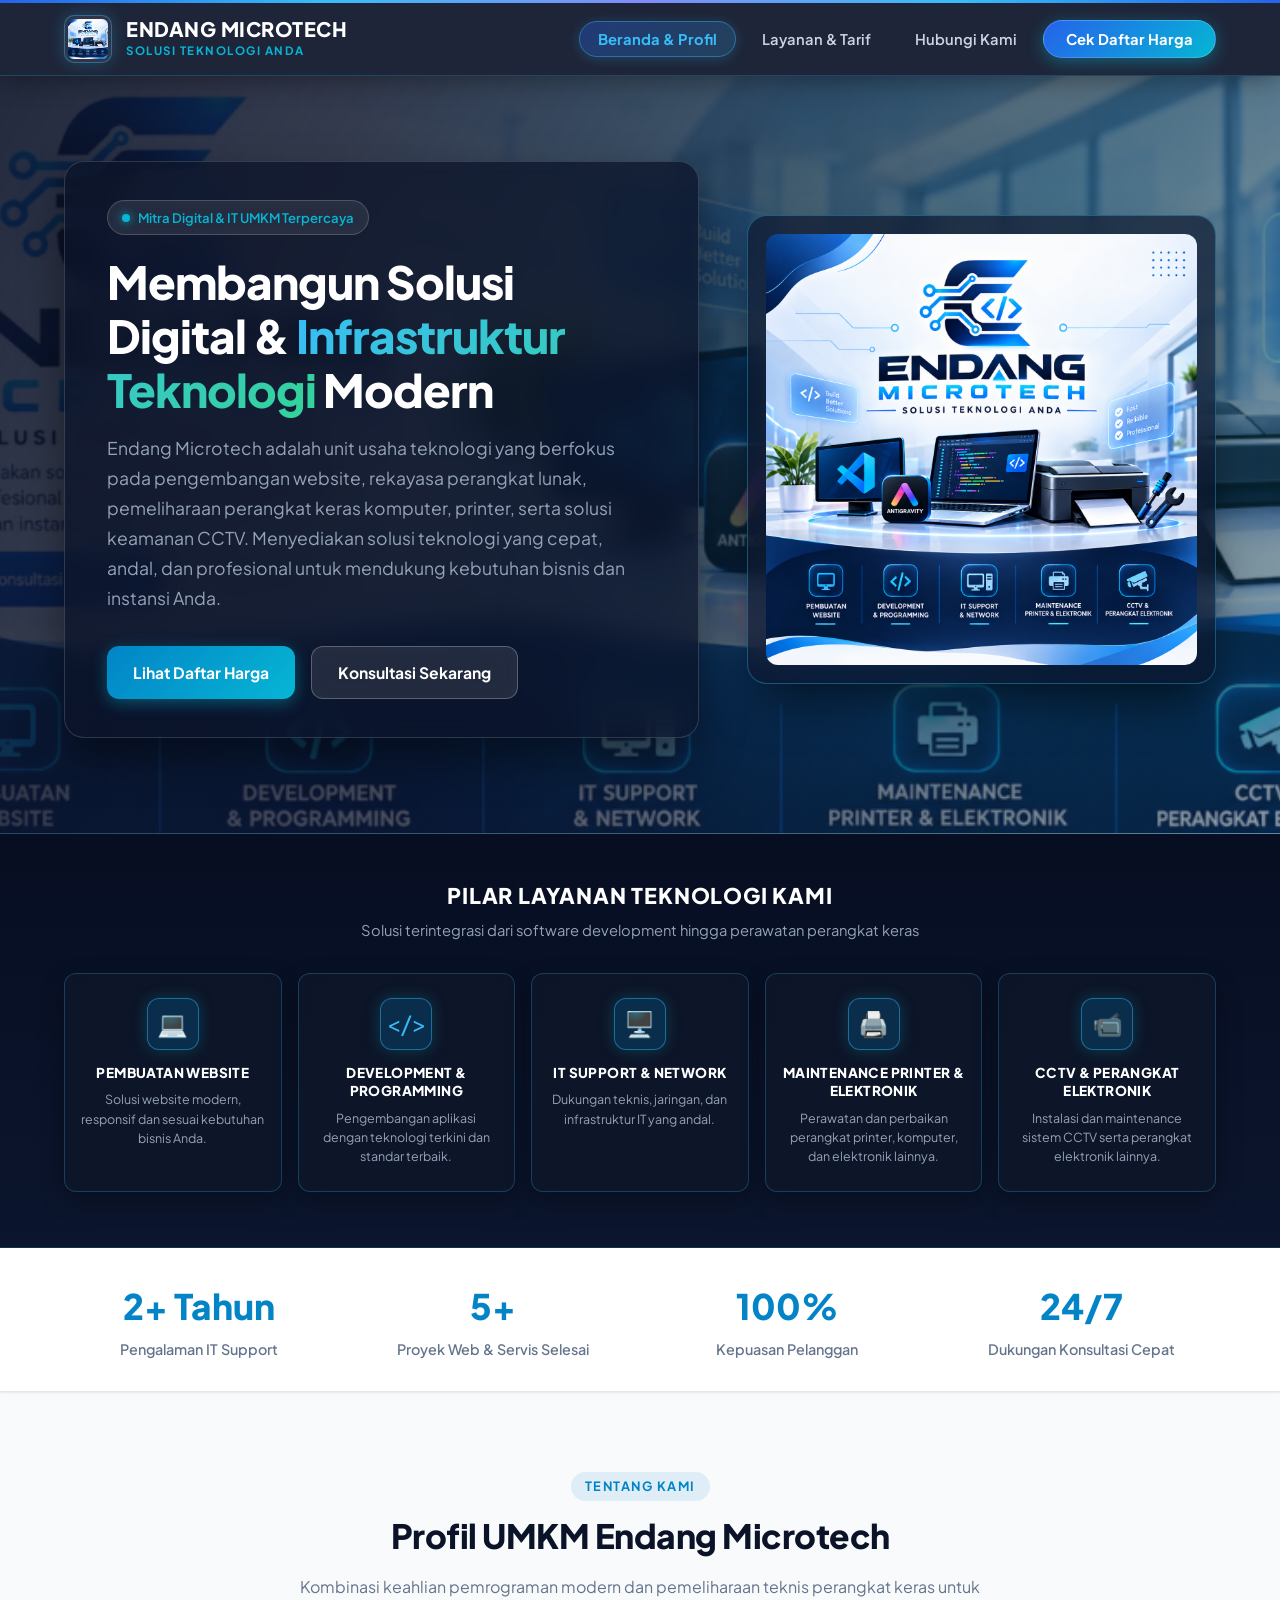
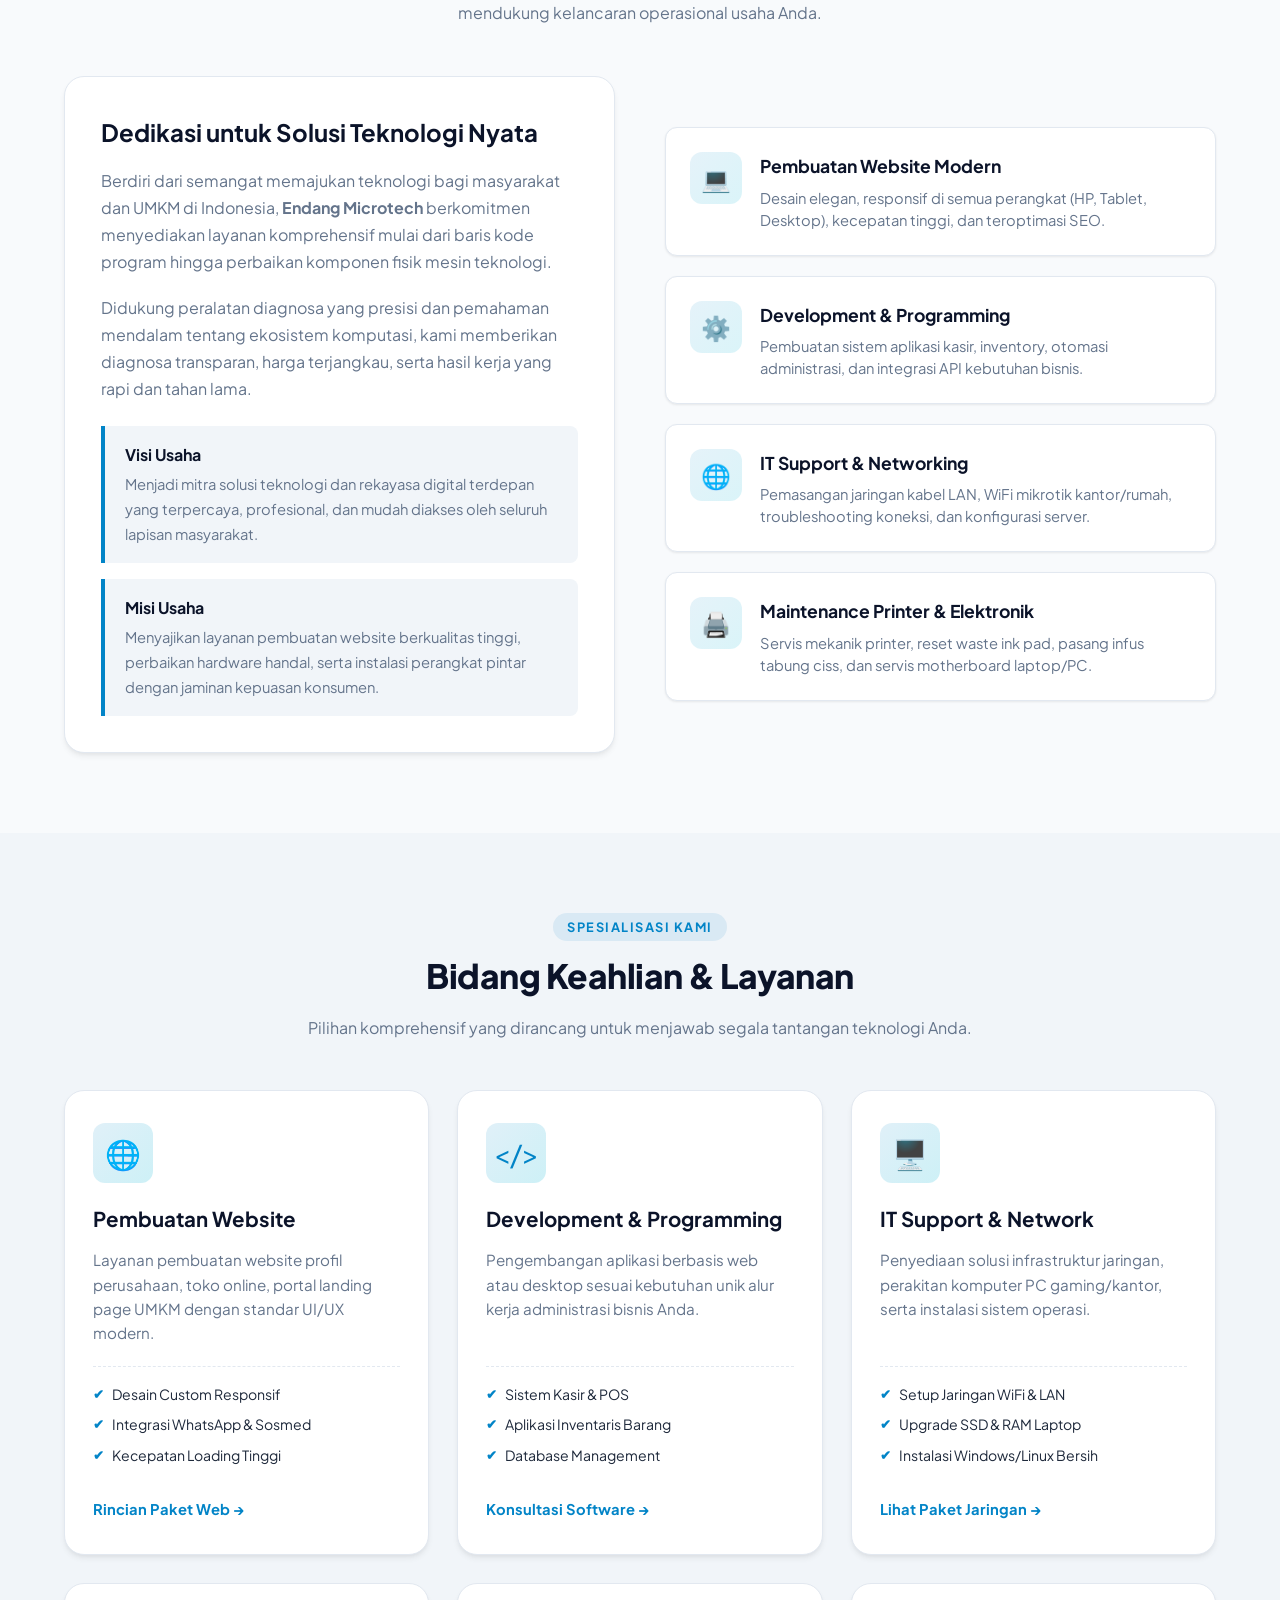
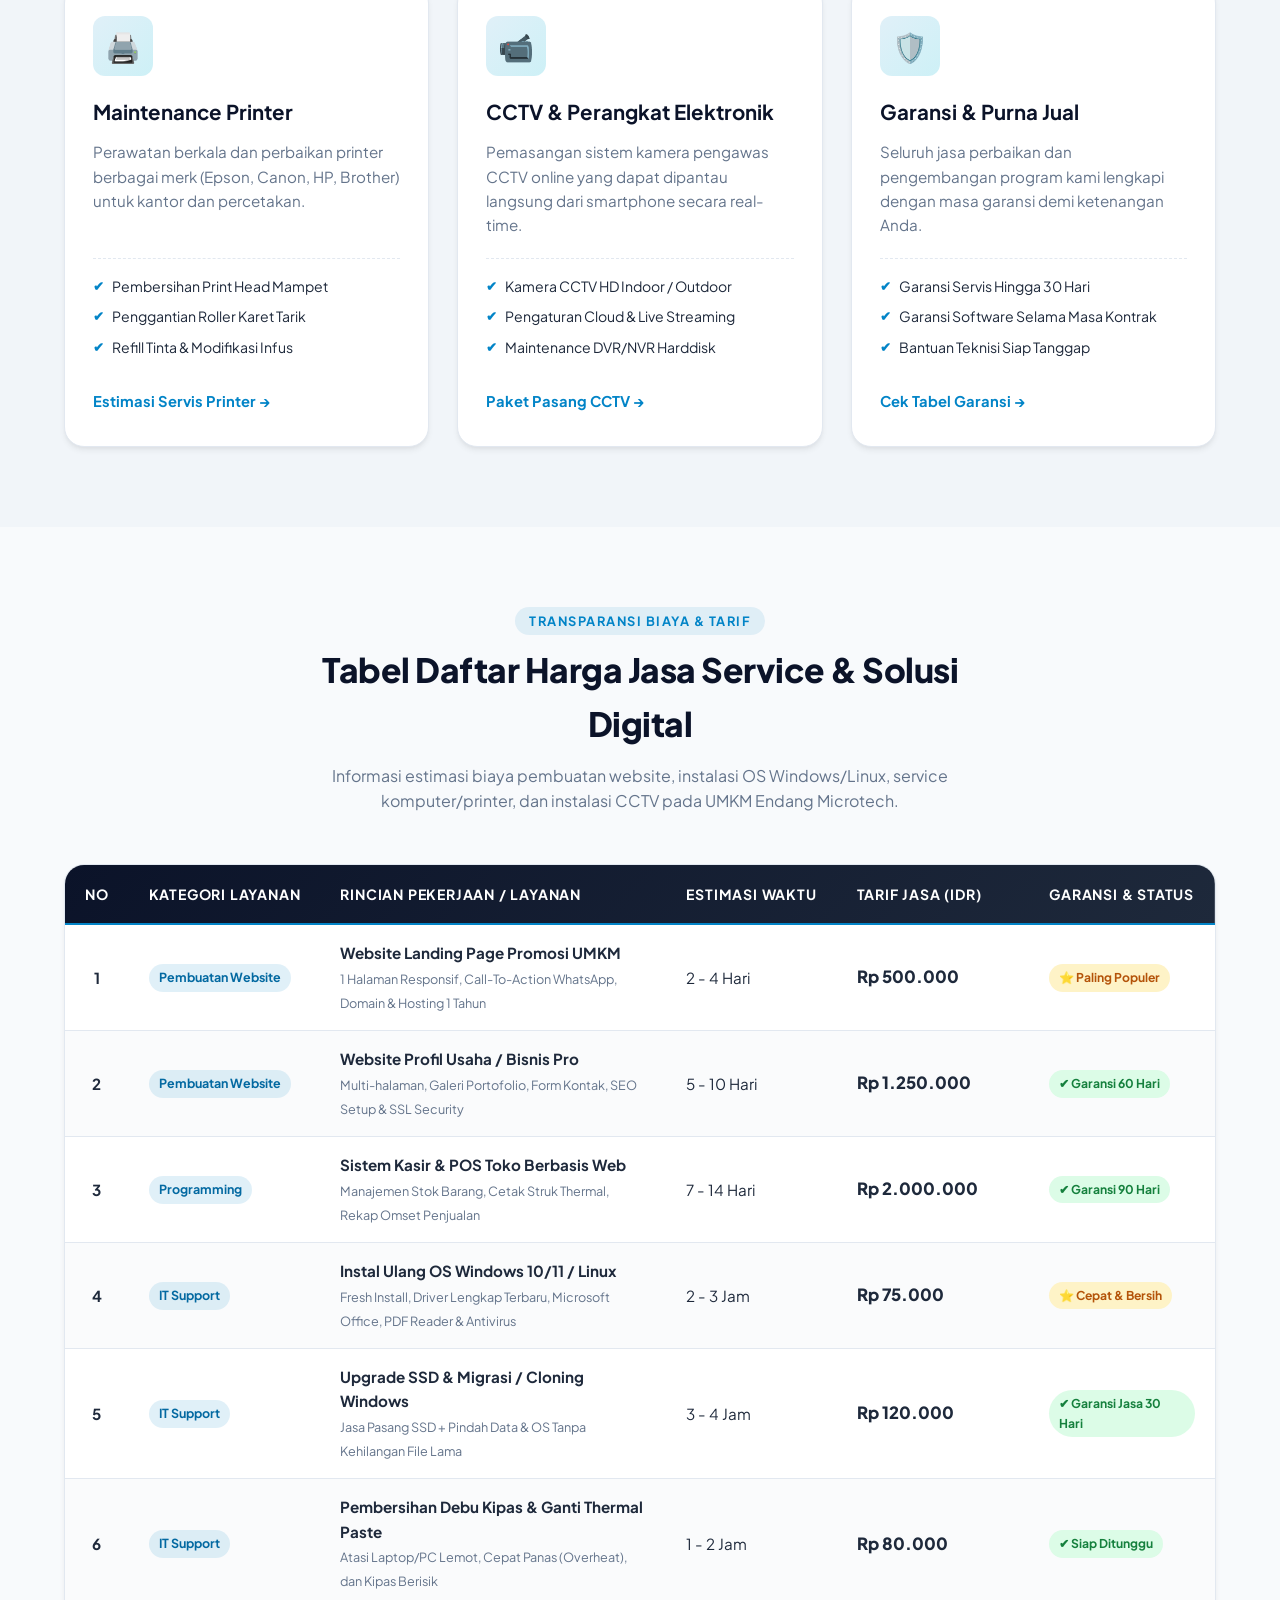
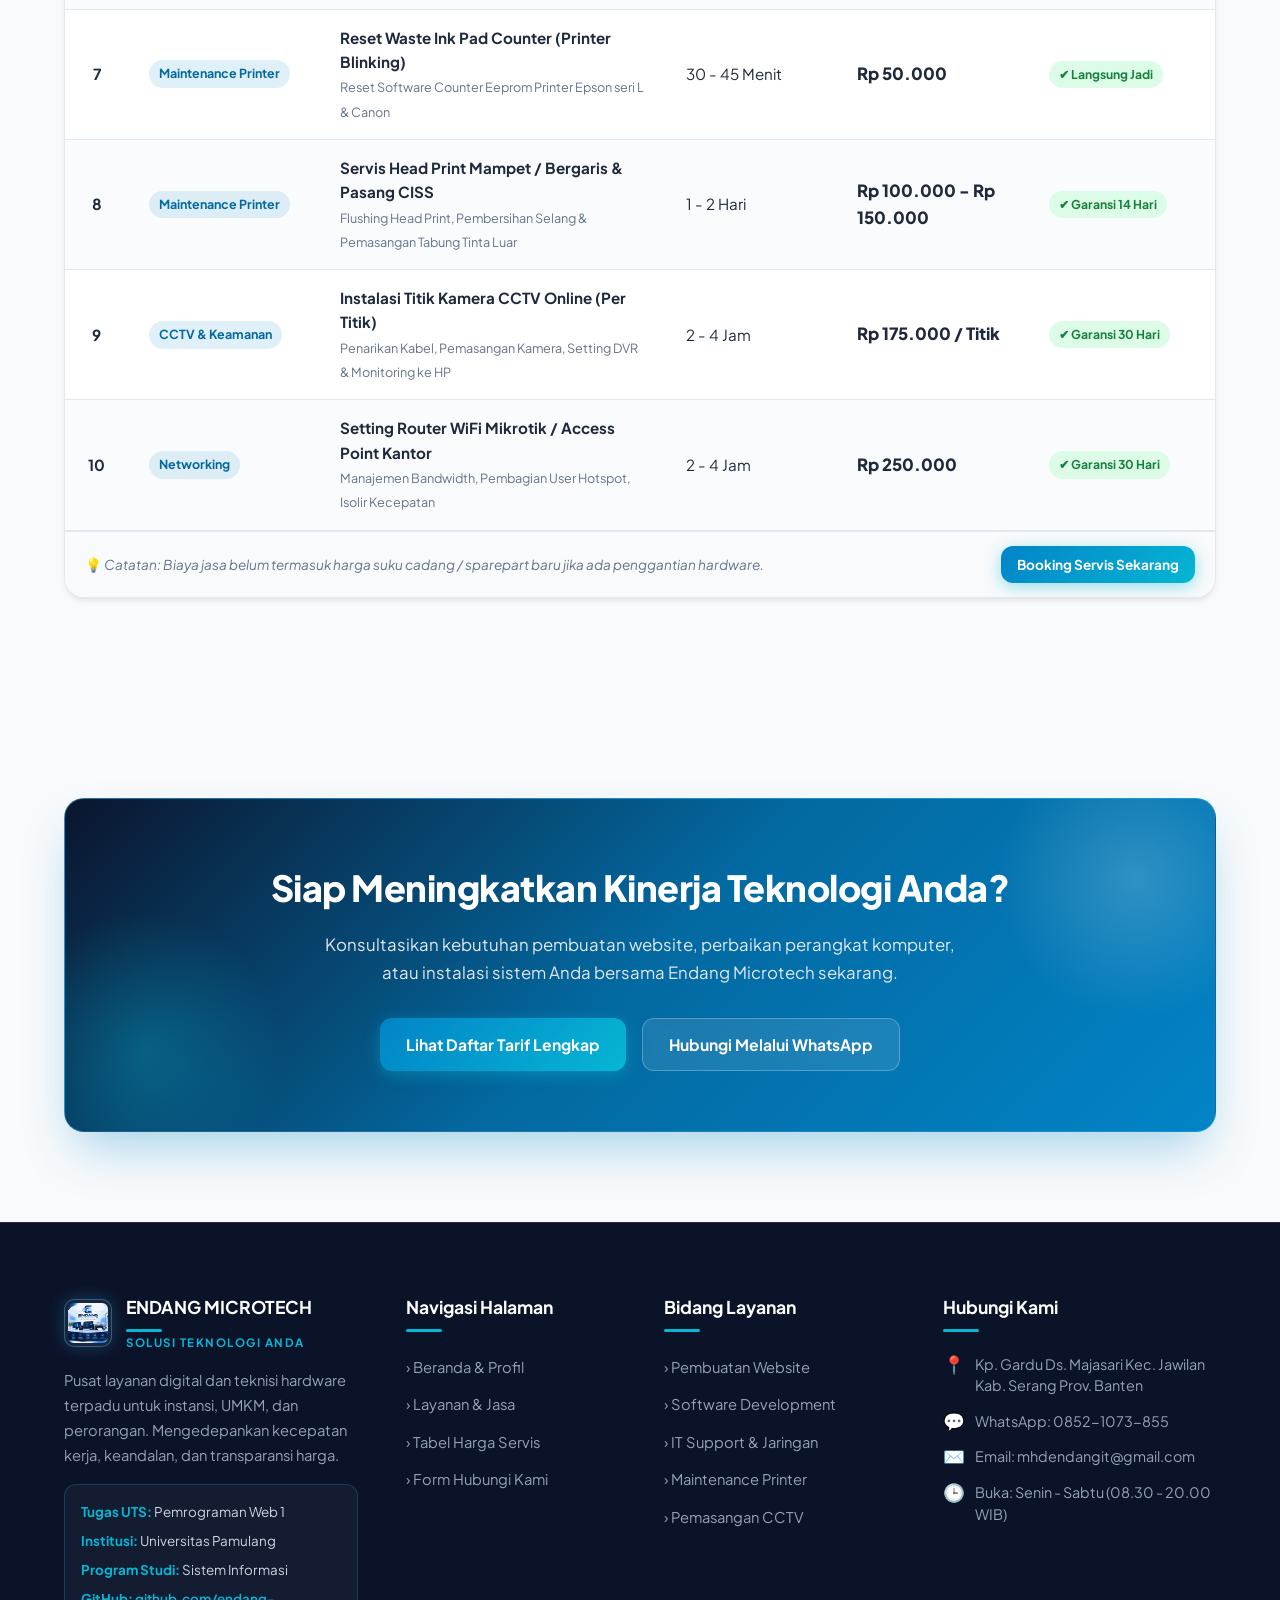
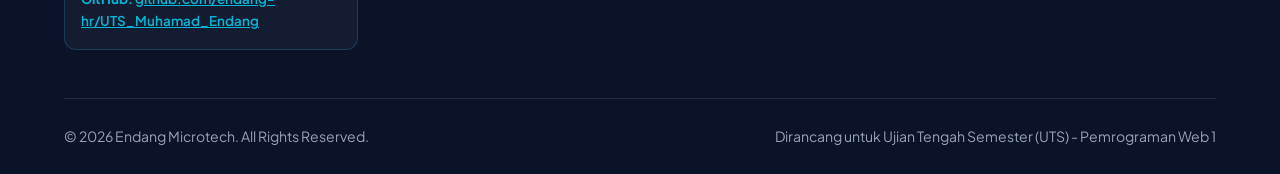
<file: index.html>
<!DOCTYPE html>
<html lang="id">

<head>
  <meta charset="UTF-8">
  <meta name="viewport" content="width=device-width, initial-scale=1.0">
  <meta name="description"
    content="Profil Resmi Endang Microtech - Solusi Teknologi Anda. Melayani Pembuatan Website, Software Development, IT Support, Maintenance Printer, dan Instalasi CCTV.">
  <title>Endang Microtech - Solusi Teknologi Anda | Profil UMKM</title>

  <!-- Google Fonts: Plus Jakarta Sans -->
  <link rel="preconnect" href="https://fonts.googleapis.com">
  <link rel="preconnect" href="https://fonts.gstatic.com" crossorigin>
  <link href="https://fonts.googleapis.com/css2?family=Plus+Jakarta+Sans:wght@400;500;600;700;800&display=swap"
    rel="stylesheet">

  <!-- Stylesheet Utama -->
  <link rel="stylesheet" href="style.css">
</head>

<body>

  <!-- HEADER & NAVIGASI (SEMANTIK) -->
  <header class="site-header">
    <div class="container">
      <div class="header-inner">
        <!-- Logo & Nama Brand -->
        <a href="index.html" class="brand-logo" title="Beranda Endang Microtech">
          <img src="images/Logo Endang Microtech.png" alt="Logo Endang Microtech">
          <div class="brand-text">
            <h1>ENDANG MICROTECH</h1>
            <span>SOLUSI TEKNOLOGI ANDA</span>
          </div>
        </a>

        <!-- Menu Navigasi dengan Tag <nav> dan <a> -->
        <nav class="main-nav" aria-label="Navigasi Utama">
          <ul>
            <li><a href="index.html" class="active">Beranda & Profil</a></li>
            <li><a href="layanan.html">Layanan & Tarif</a></li>
            <li><a href="kontak.html">Hubungi Kami</a></li>
            <li><a href="#tabel-harga" class="btn-nav-cta">Cek Daftar Harga</a></li>
          </ul>
        </nav>
      </div>
    </div>
  </header>

  <!-- KONTEN UTAMA DENGAN TAG <main> -->
  <main>
    <!-- HERO SECTION: PROFILE HIGHLIGHT & GAMBAR LATAR BELAKANG -->
    <section class="hero-section">
      <div class="container">
        <div class="hero-grid">
          <!-- Kolom Teks Pengantar -->
          <div class="hero-content">
            <div class="hero-badge">
              <span class="pulse-dot"></span> Mitra Digital &amp; IT UMKM Terpercaya
            </div>
            <h2 class="hero-title">
              Membangun Solusi Digital &amp; <span class="gradient-text">Infrastruktur Teknologi</span> Modern
            </h2>
            <p class="hero-subtitle">
              Endang Microtech adalah unit usaha teknologi yang berfokus pada pengembangan website,
              rekayasa perangkat lunak, pemeliharaan perangkat keras komputer, printer, serta solusi keamanan CCTV.
              Menyediakan solusi teknologi yang cepat, andal, dan profesional untuk mendukung kebutuhan bisnis dan
              instansi Anda.
            </p>
            <div class="hero-actions">
              <a href="#tabel-harga" class="btn btn-primary">Lihat Daftar Harga</a>
              <a href="kontak.html" class="btn btn-secondary">Konsultasi Sekarang</a>
            </div>
          </div>

          <!-- Kolom Visual Kanan: Logo Resmi -->
          <div class="hero-visual">
            <div class="hero-card-img">
              <img src="images/Logo Endang Microtech.png" alt="Logo Resmi Endang Microtech">
            </div>
          </div>
        </div>
      </div>
    </section>

    <!-- 5 PILAR LAYANAN UNGGULAN (SESUAI DENGAN BANNER ENDANG MICROTECH) -->
    <section class="banner-services-strip">
      <div class="container">
        <div class="banner-services-header">
          <h3>PILAR LAYANAN TEKNOLOGI KAMI</h3>
          <p>Solusi terintegrasi dari software development hingga perawatan perangkat keras</p>
        </div>
        <div class="banner-services-grid">
          <div class="banner-service-card">
            <div class="service-icon-box">💻</div>
            <h4>PEMBUATAN WEBSITE</h4>
            <p>Solusi website modern, responsif dan sesuai kebutuhan bisnis Anda.</p>
          </div>
          <div class="banner-service-card">
            <div class="service-icon-box">&lt;/&gt;</div>
            <h4>DEVELOPMENT &amp; PROGRAMMING</h4>
            <p>Pengembangan aplikasi dengan teknologi terkini dan standar terbaik.</p>
          </div>
          <div class="banner-service-card">
            <div class="service-icon-box">🖥️</div>
            <h4>IT SUPPORT &amp; NETWORK</h4>
            <p>Dukungan teknis, jaringan, dan infrastruktur IT yang andal.</p>
          </div>
          <div class="banner-service-card">
            <div class="service-icon-box">🖨️</div>
            <h4>MAINTENANCE PRINTER &amp; ELEKTRONIK</h4>
            <p>Perawatan dan perbaikan perangkat printer, komputer, dan elektronik lainnya.</p>
          </div>
          <div class="banner-service-card">
            <div class="service-icon-box">📹</div>
            <h4>CCTV &amp; PERANGKAT ELEKTRONIK</h4>
            <p>Instalasi dan maintenance sistem CCTV serta perangkat elektronik lainnya.</p>
          </div>
        </div>
      </div>
    </section>

    <!-- STATISTIK RINGKAS -->
    <section class="stats-strip">
      <div class="container">
        <div class="stats-grid">
          <div class="stat-item">
            <h3>2+ Tahun</h3>
            <p>Pengalaman IT Support</p>
          </div>
          <div class="stat-item">
            <h3>5+</h3>
            <p>Proyek Web &amp; Servis Selesai</p>
          </div>
          <div class="stat-item">
            <h3>100%</h3>
            <p>Kepuasan Pelanggan</p>
          </div>
          <div class="stat-item">
            <h3>24/7</h3>
            <p>Dukungan Konsultasi Cepat</p>
          </div>
        </div>
      </div>
    </section>

    <!-- PROFIL PERUSAHAAN (KOMBINASI TEKS DAN DETAIL USAHA) -->
    <section class="page-section">
      <div class="container">
        <div class="section-header">
          <span class="section-tag">Tentang Kami</span>
          <h2 class="section-title">Profil UMKM Endang Microtech</h2>
          <p class="section-desc">
            Kombinasi keahlian pemrograman modern dan pemeliharaan teknis perangkat keras untuk mendukung kelancaran
            operasional usaha Anda.
          </p>
        </div>

        <div class="profile-grid">
          <!-- Narasi Profil & Visi Misi -->
          <article class="profile-card">
            <h3>Dedikasi untuk Solusi Teknologi Nyata</h3>
            <p>
              Berdiri dari semangat memajukan teknologi bagi masyarakat dan UMKM di Indonesia,
              <strong>Endang Microtech</strong> berkomitmen menyediakan layanan komprehensif
              mulai dari baris kode program hingga perbaikan komponen fisik mesin teknologi.
            </p>
            <p>
              Didukung peralatan diagnosa yang presisi dan pemahaman mendalam tentang ekosistem komputasi,
              kami memberikan diagnosa transparan, harga terjangkau, serta hasil kerja yang rapi dan tahan lama.
            </p>

            <div class="vision-mission">
              <div class="vm-box">
                <h4>Visi Usaha</h4>
                <p>Menjadi mitra solusi teknologi dan rekayasa digital terdepan yang terpercaya, profesional, dan mudah
                  diakses oleh seluruh lapisan masyarakat.</p>
              </div>
              <div class="vm-box">
                <h4>Misi Usaha</h4>
                <p>Menyajikan layanan pembuatan website berkualitas tinggi, perbaikan hardware handal, serta instalasi
                  perangkat pintar dengan jaminan kepuasan konsumen.</p>
              </div>
            </div>
          </article>

          <!-- Fitur Keunggulan -->
          <div class="features-grid">
            <div class="feature-box">
              <div class="feature-icon">💻</div>
              <div class="feature-info">
                <h4>Pembuatan Website Modern</h4>
                <p>Desain elegan, responsif di semua perangkat (HP, Tablet, Desktop), kecepatan tinggi, dan teroptimasi
                  SEO.</p>
              </div>
            </div>

            <div class="feature-box">
              <div class="feature-icon">⚙️</div>
              <div class="feature-info">
                <h4>Development &amp; Programming</h4>
                <p>Pembuatan sistem aplikasi kasir, inventory, otomasi administrasi, dan integrasi API kebutuhan bisnis.
                </p>
              </div>
            </div>

            <div class="feature-box">
              <div class="feature-icon">🌐</div>
              <div class="feature-info">
                <h4>IT Support &amp; Networking</h4>
                <p>Pemasangan jaringan kabel LAN, WiFi mikrotik kantor/rumah, troubleshooting koneksi, dan konfigurasi
                  server.</p>
              </div>
            </div>

            <div class="feature-box">
              <div class="feature-icon">🖨️</div>
              <div class="feature-info">
                <h4>Maintenance Printer &amp; Elektronik</h4>
                <p>Servis mekanik printer, reset waste ink pad, pasang infus tabung ciss, dan servis motherboard
                  laptop/PC.</p>
              </div>
            </div>
          </div>
        </div>
      </div>
    </section>

    <!-- 5 PILAR LAYANAN UTAMA -->
    <section class="page-section bg-alt">
      <div class="container">
        <div class="section-header">
          <span class="section-tag">Spesialisasi Kami</span>
          <h2 class="section-title">Bidang Keahlian &amp; Layanan</h2>
          <p class="section-desc">Pilihan komprehensif yang dirancang untuk menjawab segala tantangan teknologi Anda.
          </p>
        </div>

        <div class="services-grid">
          <!-- Layanan 1 -->
          <div class="service-card">
            <div class="service-icon-wrap">🌐</div>
            <h3>Pembuatan Website</h3>
            <p>Layanan pembuatan website profil perusahaan, toko online, portal landing page UMKM dengan standar UI/UX
              modern.</p>
            <ul class="service-list">
              <li>Desain Custom Responsif</li>
              <li>Integrasi WhatsApp &amp; Sosmed</li>
              <li>Kecepatan Loading Tinggi</li>
            </ul>
            <a href="layanan.html" class="service-link">Rincian Paket Web &rarr;</a>
          </div>

          <!-- Layanan 2 -->
          <div class="service-card">
            <div class="service-icon-wrap">&lt;/&gt;</div>
            <h3>Development &amp; Programming</h3>
            <p>Pengembangan aplikasi berbasis web atau desktop sesuai kebutuhan unik alur kerja administrasi bisnis
              Anda.</p>
            <ul class="service-list">
              <li>Sistem Kasir &amp; POS</li>
              <li>Aplikasi Inventaris Barang</li>
              <li>Database Management</li>
            </ul>
            <a href="layanan.html" class="service-link">Konsultasi Software &rarr;</a>
          </div>

          <!-- Layanan 3 -->
          <div class="service-card">
            <div class="service-icon-wrap">🖥️</div>
            <h3>IT Support &amp; Network</h3>
            <p>Penyediaan solusi infrastruktur jaringan, perakitan komputer PC gaming/kantor, serta instalasi sistem
              operasi.</p>
            <ul class="service-list">
              <li>Setup Jaringan WiFi &amp; LAN</li>
              <li>Upgrade SSD &amp; RAM Laptop</li>
              <li>Instalasi Windows/Linux Bersih</li>
            </ul>
            <a href="layanan.html" class="service-link">Lihat Paket Jaringan &rarr;</a>
          </div>

          <!-- Layanan 4 -->
          <div class="service-card">
            <div class="service-icon-wrap">🖨️</div>
            <h3>Maintenance Printer</h3>
            <p>Perawatan berkala dan perbaikan printer berbagai merk (Epson, Canon, HP, Brother) untuk kantor dan
              percetakan.</p>
            <ul class="service-list">
              <li>Pembersihan Print Head Mampet</li>
              <li>Penggantian Roller Karet Tarik</li>
              <li>Refill Tinta &amp; Modifikasi Infus</li>
            </ul>
            <a href="layanan.html" class="service-link">Estimasi Servis Printer &rarr;</a>
          </div>

          <!-- Layanan 5 -->
          <div class="service-card">
            <div class="service-icon-wrap">📹</div>
            <h3>CCTV &amp; Perangkat Elektronik</h3>
            <p>Pemasangan sistem kamera pengawas CCTV online yang dapat dipantau langsung dari smartphone secara
              real-time.</p>
            <ul class="service-list">
              <li>Kamera CCTV HD Indoor / Outdoor</li>
              <li>Pengaturan Cloud &amp; Live Streaming</li>
              <li>Maintenance DVR/NVR Harddisk</li>
            </ul>
            <a href="layanan.html" class="service-link">Paket Pasang CCTV &rarr;</a>
          </div>

          <!-- Layanan 6 -->
          <div class="service-card">
            <div class="service-icon-wrap">🛡️</div>
            <h3>Garansi &amp; Purna Jual</h3>
            <p>Seluruh jasa perbaikan dan pengembangan program kami lengkapi dengan masa garansi demi ketenangan Anda.
            </p>
            <ul class="service-list">
              <li>Garansi Servis Hingga 30 Hari</li>
              <li>Garansi Software Selama Masa Kontrak</li>
              <li>Bantuan Teknisi Siap Tanggap</li>
            </ul>
            <a href="layanan.html#tabel-harga" class="service-link">Cek Tabel Garansi &rarr;</a>
          </div>
        </div>
      </div>
    </section>

    <!-- TABEL HARGA SERVICE, PEMBUATAN WEBSITE, INSTALASI WINDOWS DLL (KETENTUAN NO. 2) -->
    <section id="tabel-harga" class="page-section">
      <div class="container">
        <div class="section-header">
          <span class="section-tag">Transparansi Biaya &amp; Tarif</span>
          <h2 class="section-title">Tabel Daftar Harga Jasa Service &amp; Solusi Digital</h2>
          <p class="section-desc">
            Informasi estimasi biaya pembuatan website, instalasi OS Windows/Linux, service komputer/printer, dan
            instalasi CCTV pada UMKM Endang Microtech.
          </p>
        </div>

        <!-- Wadah Tabel Responsif (CSS Styled Component) -->
        <div class="table-wrapper">
          <table class="tech-table">
            <thead>
              <tr>
                <th style="width: 50px; text-align: center;">No</th>
                <th>Kategori Layanan</th>
                <th>Rincian Pekerjaan / Layanan</th>
                <th>Estimasi Waktu</th>
                <th>Tarif Jasa (IDR)</th>
                <th>Garansi &amp; Status</th>
              </tr>
            </thead>
            <tbody>
              <!-- 1. Pembuatan Website UMKM -->
              <tr>
                <td style="text-align: center; font-weight: bold;">1</td>
                <td><span class="table-category-badge">Pembuatan Website</span></td>
                <td>
                  <strong>Website Landing Page Promosi UMKM</strong><br>
                  <small style="color: var(--text-muted);">1 Halaman Responsif, Call-To-Action WhatsApp, Domain &amp;
                    Hosting 1 Tahun</small>
                </td>
                <td>2 - 4 Hari</td>
                <td class="table-price">Rp 500.000</td>
                <td><span class="badge-status popular">⭐ Paling Populer</span></td>
              </tr>

              <!-- 2. Pembuatan Website Pro -->
              <tr>
                <td style="text-align: center; font-weight: bold;">2</td>
                <td><span class="table-category-badge">Pembuatan Website</span></td>
                <td>
                  <strong>Website Profil Usaha / Bisnis Pro</strong><br>
                  <small style="color: var(--text-muted);">Multi-halaman, Galeri Portofolio, Form Kontak, SEO Setup
                    &amp; SSL Security</small>
                </td>
                <td>5 - 10 Hari</td>
                <td class="table-price">Rp 1.250.000</td>
                <td><span class="badge-status guaranteed">✔ Garansi 60 Hari</span></td>
              </tr>

              <!-- 3. Development / Kasir -->
              <tr>
                <td style="text-align: center; font-weight: bold;">3</td>
                <td><span class="table-category-badge">Programming</span></td>
                <td>
                  <strong>Sistem Kasir &amp; POS Toko Berbasis Web</strong><br>
                  <small style="color: var(--text-muted);">Manajemen Stok Barang, Cetak Struk Thermal, Rekap Omset
                    Penjualan</small>
                </td>
                <td>7 - 14 Hari</td>
                <td class="table-price">Rp 2.000.000</td>
                <td><span class="badge-status guaranteed">✔ Garansi 90 Hari</span></td>
              </tr>

              <!-- 4. Instalasi Windows & Linux -->
              <tr>
                <td style="text-align: center; font-weight: bold;">4</td>
                <td><span class="table-category-badge">IT Support</span></td>
                <td>
                  <strong>Instal Ulang OS Windows 10/11 / Linux</strong><br>
                  <small style="color: var(--text-muted);">Fresh Install, Driver Lengkap Terbaru, Microsoft Office, PDF
                    Reader &amp; Antivirus</small>
                </td>
                <td>2 - 3 Jam</td>
                <td class="table-price">Rp 75.000</td>
                <td><span class="badge-status popular">⭐ Cepat &amp; Bersih</span></td>
              </tr>

              <!-- 5. Upgrade SSD -->
              <tr>
                <td style="text-align: center; font-weight: bold;">5</td>
                <td><span class="table-category-badge">IT Support</span></td>
                <td>
                  <strong>Upgrade SSD &amp; Migrasi / Cloning Windows</strong><br>
                  <small style="color: var(--text-muted);">Jasa Pasang SSD + Pindah Data &amp; OS Tanpa Kehilangan File
                    Lama</small>
                </td>
                <td>3 - 4 Jam</td>
                <td class="table-price">Rp 120.000</td>
                <td><span class="badge-status guaranteed">✔ Garansi Jasa 30 Hari</span></td>
              </tr>

              <!-- 6. Cleaning PC / Laptop -->
              <tr>
                <td style="text-align: center; font-weight: bold;">6</td>
                <td><span class="table-category-badge">IT Support</span></td>
                <td>
                  <strong>Pembersihan Debu Kipas &amp; Ganti Thermal Paste</strong><br>
                  <small style="color: var(--text-muted);">Atasi Laptop/PC Lemot, Cepat Panas (Overheat), dan Kipas
                    Berisik</small>
                </td>
                <td>1 - 2 Jam</td>
                <td class="table-price">Rp 80.000</td>
                <td><span class="badge-status guaranteed">✔ Siap Ditunggu</span></td>
              </tr>

              <!-- 7. Maintenance Printer Reset -->
              <tr>
                <td style="text-align: center; font-weight: bold;">7</td>
                <td><span class="table-category-badge">Maintenance Printer</span></td>
                <td>
                  <strong>Reset Waste Ink Pad Counter (Printer Blinking)</strong><br>
                  <small style="color: var(--text-muted);">Reset Software Counter Eeprom Printer Epson seri L &amp;
                    Canon</small>
                </td>
                <td>30 - 45 Menit</td>
                <td class="table-price">Rp 50.000</td>
                <td><span class="badge-status guaranteed">✔ Langsung Jadi</span></td>
              </tr>

              <!-- 8. Maintenance Printer Head -->
              <tr>
                <td style="text-align: center; font-weight: bold;">8</td>
                <td><span class="table-category-badge">Maintenance Printer</span></td>
                <td>
                  <strong>Servis Head Print Mampet / Bergaris &amp; Pasang CISS</strong><br>
                  <small style="color: var(--text-muted);">Flushing Head Print, Pembersihan Selang &amp; Pemasangan
                    Tabung Tinta Luar</small>
                </td>
                <td>1 - 2 Hari</td>
                <td class="table-price">Rp 100.000 - Rp 150.000</td>
                <td><span class="badge-status guaranteed">✔ Garansi 14 Hari</span></td>
              </tr>

              <!-- 9. Pasang CCTV -->
              <tr>
                <td style="text-align: center; font-weight: bold;">9</td>
                <td><span class="table-category-badge">CCTV &amp; Keamanan</span></td>
                <td>
                  <strong>Instalasi Titik Kamera CCTV Online (Per Titik)</strong><br>
                  <small style="color: var(--text-muted);">Penarikan Kabel, Pemasangan Kamera, Setting DVR &amp;
                    Monitoring ke HP</small>
                </td>
                <td>2 - 4 Jam</td>
                <td class="table-price">Rp 175.000 / Titik</td>
                <td><span class="badge-status guaranteed">✔ Garansi 30 Hari</span></td>
              </tr>

              <!-- 10. Jaringan & WiFi -->
              <tr>
                <td style="text-align: center; font-weight: bold;">10</td>
                <td><span class="table-category-badge">Networking</span></td>
                <td>
                  <strong>Setting Router WiFi Mikrotik / Access Point Kantor</strong><br>
                  <small style="color: var(--text-muted);">Manajemen Bandwidth, Pembagian User Hotspot, Isolir
                    Kecepatan</small>
                </td>
                <td>2 - 4 Jam</td>
                <td class="table-price">Rp 250.000</td>
                <td><span class="badge-status guaranteed">✔ Garansi 30 Hari</span></td>
              </tr>
            </tbody>
          </table>

          <div class="table-caption-note">
            <span>💡 <em>Catatan: Biaya jasa belum termasuk harga suku cadang / sparepart baru jika ada penggantian
                hardware.</em></span>
            <a href="kontak.html" class="btn btn-primary" style="padding: 8px 16px; font-size: 0.85rem;">Booking Servis
              Sekarang</a>
          </div>
        </div>
      </div>
    </section>

    <!-- CALL TO ACTION SECTION -->
    <section class="cta-section">
      <div class="container">
        <div class="cta-banner">
          <h2>Siap Meningkatkan Kinerja Teknologi Anda?</h2>
          <p>Konsultasikan kebutuhan pembuatan website, perbaikan perangkat komputer, atau instalasi sistem Anda bersama
            Endang Microtech sekarang.</p>
          <div class="hero-actions">
            <a href="#tabel-harga" class="btn btn-primary">Lihat Daftar Tarif Lengkap</a>
            <a href="https://wa.me/628521073855" target="_blank" rel="noopener noreferrer"
              class="btn btn-secondary">Hubungi Melalui WhatsApp</a>
          </div>
        </div>
      </div>
    </section>
  </main>

  <!-- FOOTER (SEMANTIK) -->
  <footer class="site-footer">
    <div class="container">
      <div class="footer-grid">
        <!-- Kolom 1: Profil Singkat -->
        <div class="footer-col">
          <div class="brand-logo" style="margin-bottom: 16px;">
            <img src="images/Logo Endang Microtech.png" alt="Endang Microtech Logo">
            <div class="brand-text">
              <h4 style="margin: 0; color: #fff;">ENDANG MICROTECH</h4>
              <span style="color: var(--accent-cyan);">SOLUSI TEKNOLOGI ANDA</span>
            </div>
          </div>
          <p>
            Pusat layanan digital dan teknisi hardware terpadu untuk instansi, UMKM, dan perorangan.
            Mengedepankan kecepatan kerja, keandalan, dan transparansi harga.
          </p>
          <div class="academic-badge">
            <p><strong>Tugas UTS:</strong> Pemrograman Web 1</p>
            <p><strong>Institusi:</strong> Universitas Pamulang</p>
            <p><strong>Program Studi:</strong> Sistem Informasi</p>
            <p><strong>GitHub:</strong> <a href="https://github.com/endang-hr/UTS_Muhamad_Endang" target="_blank" rel="noopener noreferrer" style="color: var(--accent-cyan); font-weight: 600; text-decoration: underline;">github.com/endang-hr/UTS_Muhamad_Endang</a></p>
          </div>
        </div>

        <!-- Kolom 2: Navigasi Cepat -->
        <div class="footer-col">
          <h4>Navigasi Halaman</h4>
          <ul class="footer-links">
            <li><a href="index.html">&rsaquo; Beranda &amp; Profil</a></li>
            <li><a href="layanan.html">&rsaquo; Layanan &amp; Jasa</a></li>
            <li><a href="#tabel-harga">&rsaquo; Tabel Harga Servis</a></li>
            <li><a href="kontak.html">&rsaquo; Form Hubungi Kami</a></li>
          </ul>
        </div>

        <!-- Kolom 3: Layanan Kami -->
        <div class="footer-col">
          <h4>Bidang Layanan</h4>
          <ul class="footer-links">
            <li><a href="#tabel-harga">&rsaquo; Pembuatan Website</a></li>
            <li><a href="#tabel-harga">&rsaquo; Software Development</a></li>
            <li><a href="#tabel-harga">&rsaquo; IT Support &amp; Jaringan</a></li>
            <li><a href="#tabel-harga">&rsaquo; Maintenance Printer</a></li>
            <li><a href="#tabel-harga">&rsaquo; Pemasangan CCTV</a></li>
          </ul>
        </div>

        <!-- Kolom 4: Info Kontak Singkat -->
        <div class="footer-col">
          <h4>Hubungi Kami</h4>
          <ul class="footer-contact-list">
            <li><span class="f-icon">📍</span> <span>Kp. Gardu Ds. Majasari Kec. Jawilan Kab. Serang Prov. Banten</span>
            </li>
            <li><span class="f-icon">💬</span> <span>WhatsApp: <a href="https://wa.me/628521073855" target="_blank"
                  rel="noopener noreferrer">0852-1073-855</a></span></li>
            <li><span class="f-icon">✉️</span> <span>Email: <a
                  href="mailto:mhdendangit@gmail.com">mhdendangit@gmail.com</a></span></li>
            <li><span class="f-icon">🕒</span> <span>Buka: Senin - Sabtu (08.30 - 20.00 WIB)</span></li>
          </ul>
        </div>
      </div>

      <!-- Bagian Bawah Hak Cipta -->
      <div class="footer-bottom">
        <p>&copy; 2026 Endang Microtech. All Rights Reserved.</p>
        <p>Dirancang untuk Ujian Tengah Semester (UTS) - Pemrograman Web 1</p>
      </div>
    </div>
  </footer>

</body>

</html>
</file>
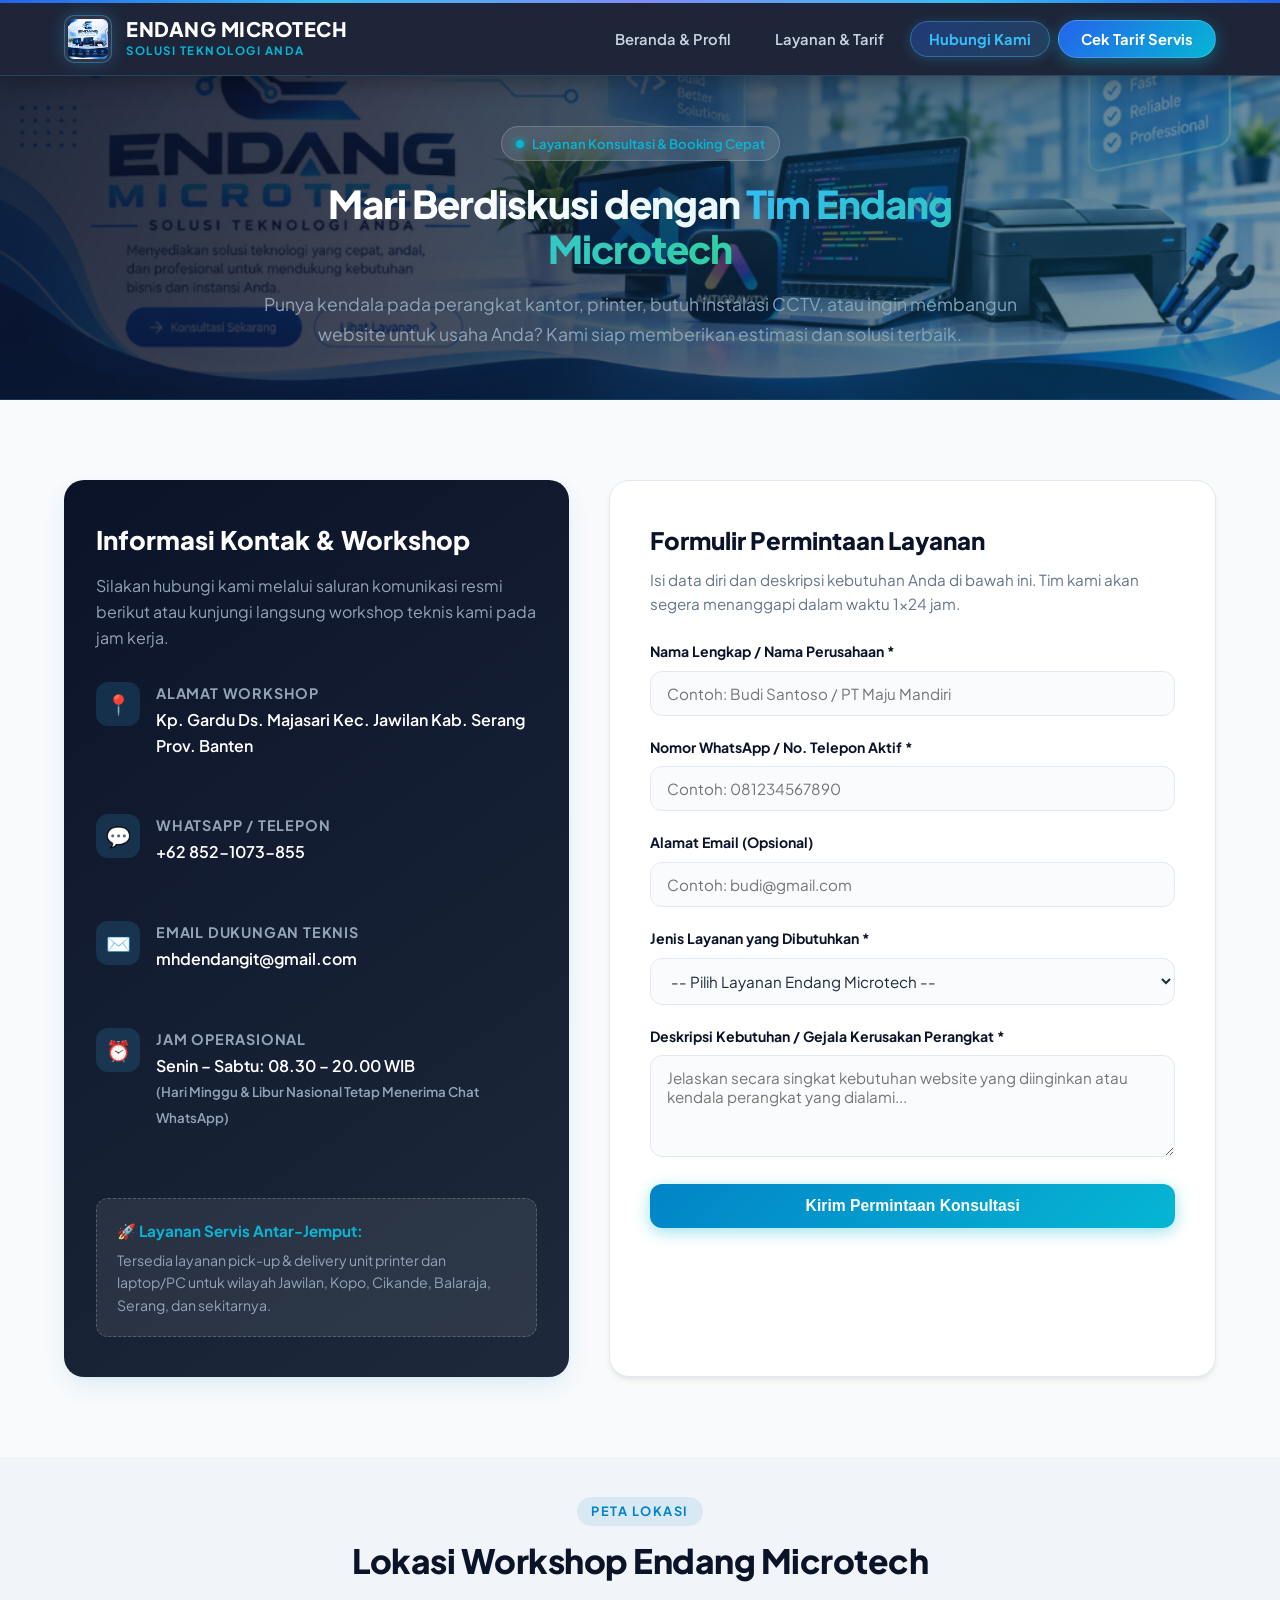
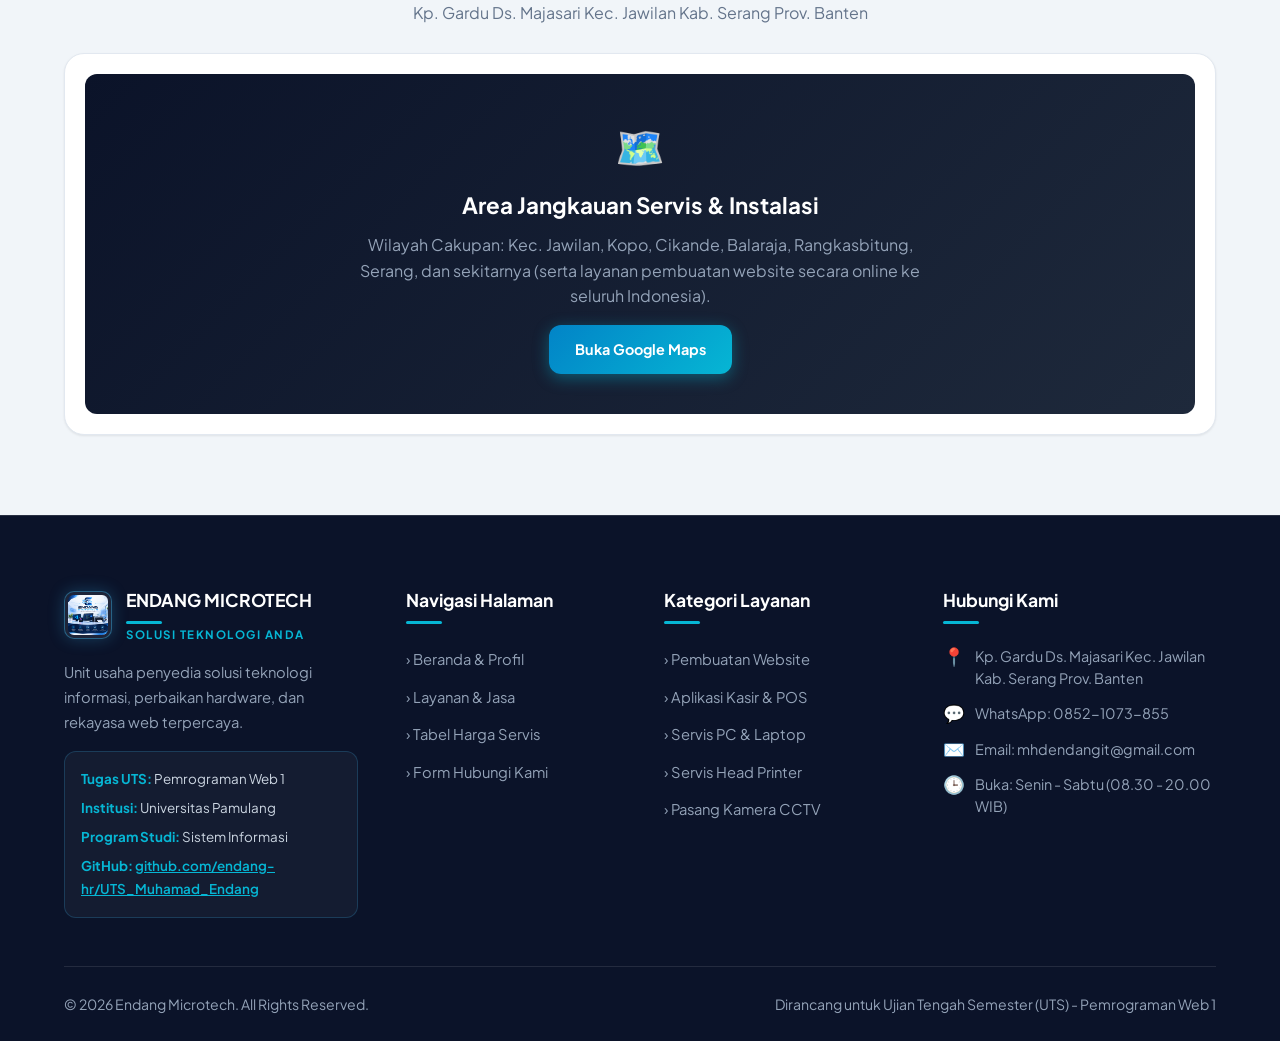
<file: kontak.html>
<!DOCTYPE html>
<html lang="id">
<head>
  <meta charset="UTF-8">
  <meta name="viewport" content="width=device-width, initial-scale=1.0">
  <meta name="description" content="Hubungi Endang Microtech untuk pemesanan jasa pembuatan website, servis komputer, perbaikan printer, dan instalasi CCTV. Alamat: Kp. Gardu Ds. Majasari Kec. Jawilan Kab. Serang Prov. Banten.">
  <title>Hubungi Kami &amp; Lokasi | Endang Microtech</title>
  
  <!-- Google Fonts: Plus Jakarta Sans -->
  <link rel="preconnect" href="https://fonts.googleapis.com">
  <link rel="preconnect" href="https://fonts.gstatic.com" crossorigin>
  <link href="https://fonts.googleapis.com/css2?family=Plus+Jakarta+Sans:wght@400;500;600;700;800&display=swap" rel="stylesheet">
  
  <!-- Stylesheet Utama -->
  <link rel="stylesheet" href="style.css">
</head>
<body>

  <!-- HEADER & NAVIGASI (SEMANTIK) -->
  <header class="site-header">
    <div class="container">
      <div class="header-inner">
        <!-- Logo & Nama Brand -->
        <a href="index.html" class="brand-logo" title="Beranda Endang Microtech">
          <img src="images/Logo Endang Microtech.png" alt="Logo Endang Microtech">
          <div class="brand-text">
            <h1>ENDANG MICROTECH</h1>
            <span>SOLUSI TEKNOLOGI ANDA</span>
          </div>
        </a>

        <!-- Menu Navigasi dengan Tag <nav> dan <a> -->
        <nav class="main-nav" aria-label="Navigasi Utama">
          <ul>
            <li><a href="index.html">Beranda &amp; Profil</a></li>
            <li><a href="layanan.html">Layanan &amp; Tarif</a></li>
            <li><a href="kontak.html" class="active">Hubungi Kami</a></li>
            <li><a href="layanan.html#tabel-harga" class="btn-nav-cta">Cek Tarif Servis</a></li>
          </ul>
        </nav>
      </div>
    </div>
  </header>

  <!-- KONTEN UTAMA DENGAN TAG <main> -->
  <main>
    <!-- HERO MINI KONTAK -->
    <section class="hero-section" style="padding: 50px 0;">
      <div class="container">
        <div style="text-align: center; max-width: 800px; margin: 0 auto;">
          <div class="hero-badge">
            <span class="pulse-dot"></span> Layanan Konsultasi &amp; Booking Cepat
          </div>
          <h2 class="hero-title" style="font-size: 2.4rem;">
            Mari Berdiskusi dengan <span class="gradient-text">Tim Endang Microtech</span>
          </h2>
          <p class="hero-subtitle" style="margin-bottom: 0;">
            Punya kendala pada perangkat kantor, printer, butuh instalasi CCTV, atau ingin membangun website untuk usaha Anda? 
            Kami siap memberikan estimasi dan solusi terbaik.
          </p>
        </div>
      </div>
    </section>

    <!-- SECTION DETAIL KONTAK & FORM KONSULTASI -->
    <section class="page-section">
      <div class="container">
        <div class="contact-grid">
          <!-- Kolom Informasi Kontak Langsung -->
          <article class="contact-info-card">
            <h3>Informasi Kontak &amp; Workshop</h3>
            <p>
              Silakan hubungi kami melalui saluran komunikasi resmi berikut atau kunjungi langsung workshop teknis kami pada jam kerja.
            </p>

            <div class="contact-detail-list">
              <div class="contact-detail-item">
                <div class="detail-icon">📍</div>
                <div class="detail-text">
                  <h4>Alamat Workshop</h4>
                  <p>Kp. Gardu Ds. Majasari Kec. Jawilan Kab. Serang Prov. Banten</p>
                </div>
              </div>

              <div class="contact-detail-item">
                <div class="detail-icon">💬</div>
                <div class="detail-text">
                  <h4>WhatsApp / Telepon</h4>
                  <p><a href="https://wa.me/628521073855" target="_blank" rel="noopener noreferrer">+62 852-1073-855</a></p>
                </div>
              </div>

              <div class="contact-detail-item">
                <div class="detail-icon">✉️</div>
                <div class="detail-text">
                  <h4>Email Dukungan Teknis</h4>
                  <p><a href="mailto:mhdendangit@gmail.com">mhdendangit@gmail.com</a></p>
                </div>
              </div>

              <div class="contact-detail-item">
                <div class="detail-icon">⏰</div>
                <div class="detail-text">
                  <h4>Jam Operasional</h4>
                  <p>Senin – Sabtu: 08.30 – 20.00 WIB<br><small style="color: var(--text-light);">(Hari Minggu &amp; Libur Nasional Tetap Menerima Chat WhatsApp)</small></p>
                </div>
              </div>
            </div>

            <div style="margin-top: 36px; padding: 20px; background: rgba(255, 255, 255, 0.08); border-radius: var(--radius-md); border: 1px dashed rgba(255, 255, 255, 0.2);">
              <h4 style="font-size: 0.95rem; margin-bottom: 6px; color: var(--accent-cyan);">🚀 Layanan Servis Antar-Jemput:</h4>
              <p style="font-size: 0.88rem; color: var(--text-light); margin: 0;">
                Tersedia layanan pick-up &amp; delivery unit printer dan laptop/PC untuk wilayah Jawilan, Kopo, Cikande, Balaraja, Serang, dan sekitarnya.
              </p>
            </div>
          </article>

          <!-- Kolom Formulir Pengajuan Servis / Order -->
          <div class="contact-form-card">
            <h3 style="font-size: 1.5rem; font-weight: 800; color: var(--dark-navy); margin-bottom: 8px;">
              Formulir Permintaan Layanan
            </h3>
            <p style="color: var(--text-muted); font-size: 0.95rem; margin-bottom: 24px;">
              Isi data diri dan deskripsi kebutuhan Anda di bawah ini. Tim kami akan segera menanggapi dalam waktu 1x24 jam.
            </p>

            <form action="#" method="POST" onsubmit="event.preventDefault(); alert('Terima kasih! Pesan dan formulir konsultasi Anda berhasil dikirim ke Endang Microtech.');">
              <div class="form-group">
                <label for="nama">Nama Lengkap / Nama Perusahaan *</label>
                <input type="text" id="nama" name="nama" placeholder="Contoh: Budi Santoso / PT Maju Mandiri" required>
              </div>

              <div class="form-group">
                <label for="kontak">Nomor WhatsApp / No. Telepon Aktif *</label>
                <input type="tel" id="kontak" name="kontak" placeholder="Contoh: 081234567890" required>
              </div>

              <div class="form-group">
                <label for="email">Alamat Email (Opsional)</label>
                <input type="email" id="email" name="email" placeholder="Contoh: budi@gmail.com">
              </div>

              <div class="form-group">
                <label for="layanan">Jenis Layanan yang Dibutuhkan *</label>
                <select id="layanan" name="layanan" required>
                  <option value="" disabled selected>-- Pilih Layanan Endang Microtech --</option>
                  <option value="web">Pembuatan Website (Landing Page / Web Profil)</option>
                  <option value="software">Development &amp; Programming (Aplikasi Kasir / POS)</option>
                  <option value="pc">Perbaikan / Upgrade Laptop &amp; Komputer (PC)</option>
                  <option value="printer">Maintenance &amp; Servis Printer</option>
                  <option value="cctv">Pemasangan &amp; Perawatan Kamera CCTV</option>
                  <option value="jaringan">Instalasi Jaringan WiFi &amp; Kabel LAN</option>
                  <option value="lainnya">Konsultasi Kebutuhan Lainnya</option>
                </select>
              </div>

              <div class="form-group">
                <label for="pesan">Deskripsi Kebutuhan / Gejala Kerusakan Perangkat *</label>
                <textarea id="pesan" name="pesan" rows="4" placeholder="Jelaskan secara singkat kebutuhan website yang diinginkan atau kendala perangkat yang dialami..." required></textarea>
              </div>

              <button type="submit" class="btn btn-primary" style="width: 100%;">
                Kirim Permintaan Konsultasi
              </button>
            </form>
          </div>
        </div>
      </div>
    </section>

    <!-- SECTION MAP / LOKASI WORKSHOP -->
    <section class="page-section bg-alt" style="padding-top: 40px;">
      <div class="container">
        <div class="section-header" style="margin-bottom: 28px;">
          <span class="section-tag">Peta Lokasi</span>
          <h2 class="section-title">Lokasi Workshop Endang Microtech</h2>
          <p class="section-desc">Kp. Gardu Ds. Majasari Kec. Jawilan Kab. Serang Prov. Banten</p>
        </div>

        <div style="background: var(--bg-card); padding: 20px; border-radius: var(--radius-lg); border: 1px solid var(--border-color); box-shadow: var(--shadow-sm); text-align: center;">
          <div style="background: linear-gradient(135deg, #0b1329, #1e293b); color: white; padding: 40px 20px; border-radius: var(--radius-md);">
            <div style="font-size: 2.5rem; margin-bottom: 10px;">🗺️</div>
            <h3 style="font-size: 1.4rem; font-weight: 700; margin-bottom: 8px;">Area Jangkauan Servis &amp; Instalasi</h3>
            <p style="color: var(--text-light); max-width: 600px; margin: 0 auto 16px;">
              Wilayah Cakupan: Kec. Jawilan, Kopo, Cikande, Balaraja, Rangkasbitung, Serang, dan sekitarnya (serta layanan pembuatan website secara online ke seluruh Indonesia).
            </p>
            <a href="https://maps.google.com/?q=Majasari+Jawilan+Serang+Banten" target="_blank" rel="noopener noreferrer" class="btn btn-primary" style="font-size: 0.9rem;">
              Buka Google Maps
            </a>
          </div>
        </div>
      </div>
    </section>
  </main>

  <!-- FOOTER (SEMANTIK) -->
  <footer class="site-footer">
    <div class="container">
      <div class="footer-grid">
        <div class="footer-col">
          <div class="brand-logo" style="margin-bottom: 16px;">
            <img src="images/Logo Endang Microtech.png" alt="Endang Microtech Logo">
            <div class="brand-text">
              <h4 style="margin: 0; color: #fff;">ENDANG MICROTECH</h4>
              <span style="color: var(--accent-cyan);">SOLUSI TEKNOLOGI ANDA</span>
            </div>
          </div>
          <p>
            Unit usaha penyedia solusi teknologi informasi, perbaikan hardware, dan rekayasa web terpercaya.
          </p>
          <div class="academic-badge">
            <p><strong>Tugas UTS:</strong> Pemrograman Web 1</p>
            <p><strong>Institusi:</strong> Universitas Pamulang</p>
            <p><strong>Program Studi:</strong> Sistem Informasi</p>
            <p><strong>GitHub:</strong> <a href="https://github.com/endang-hr/UTS_Muhamad_Endang" target="_blank" rel="noopener noreferrer" style="color: var(--accent-cyan); font-weight: 600; text-decoration: underline;">github.com/endang-hr/UTS_Muhamad_Endang</a></p>
          </div>
        </div>

        <div class="footer-col">
          <h4>Navigasi Halaman</h4>
          <ul class="footer-links">
            <li><a href="index.html">&rsaquo; Beranda &amp; Profil</a></li>
            <li><a href="layanan.html">&rsaquo; Layanan &amp; Jasa</a></li>
            <li><a href="layanan.html#tabel-harga">&rsaquo; Tabel Harga Servis</a></li>
            <li><a href="kontak.html">&rsaquo; Form Hubungi Kami</a></li>
          </ul>
        </div>

        <div class="footer-col">
          <h4>Kategori Layanan</h4>
          <ul class="footer-links">
            <li><a href="layanan.html#tabel-harga">&rsaquo; Pembuatan Website</a></li>
            <li><a href="layanan.html#tabel-harga">&rsaquo; Aplikasi Kasir &amp; POS</a></li>
            <li><a href="layanan.html#tabel-harga">&rsaquo; Servis PC &amp; Laptop</a></li>
            <li><a href="layanan.html#tabel-harga">&rsaquo; Servis Head Printer</a></li>
            <li><a href="layanan.html#tabel-harga">&rsaquo; Pasang Kamera CCTV</a></li>
          </ul>
        </div>

        <div class="footer-col">
          <h4>Hubungi Kami</h4>
          <ul class="footer-contact-list">
            <li><span class="f-icon">📍</span> <span>Kp. Gardu Ds. Majasari Kec. Jawilan Kab. Serang Prov. Banten</span></li>
            <li><span class="f-icon">💬</span> <span>WhatsApp: <a href="https://wa.me/628521073855" target="_blank" rel="noopener noreferrer">0852-1073-855</a></span></li>
            <li><span class="f-icon">✉️</span> <span>Email: <a href="mailto:mhdendangit@gmail.com">mhdendangit@gmail.com</a></span></li>
            <li><span class="f-icon">🕒</span> <span>Buka: Senin - Sabtu (08.30 - 20.00 WIB)</span></li>
          </ul>
        </div>
      </div>

      <div class="footer-bottom">
        <p>&copy; 2026 Endang Microtech. All Rights Reserved.</p>
        <p>Dirancang untuk Ujian Tengah Semester (UTS) - Pemrograman Web 1</p>
      </div>
    </div>
  </footer>

</body>
</html>
</file>
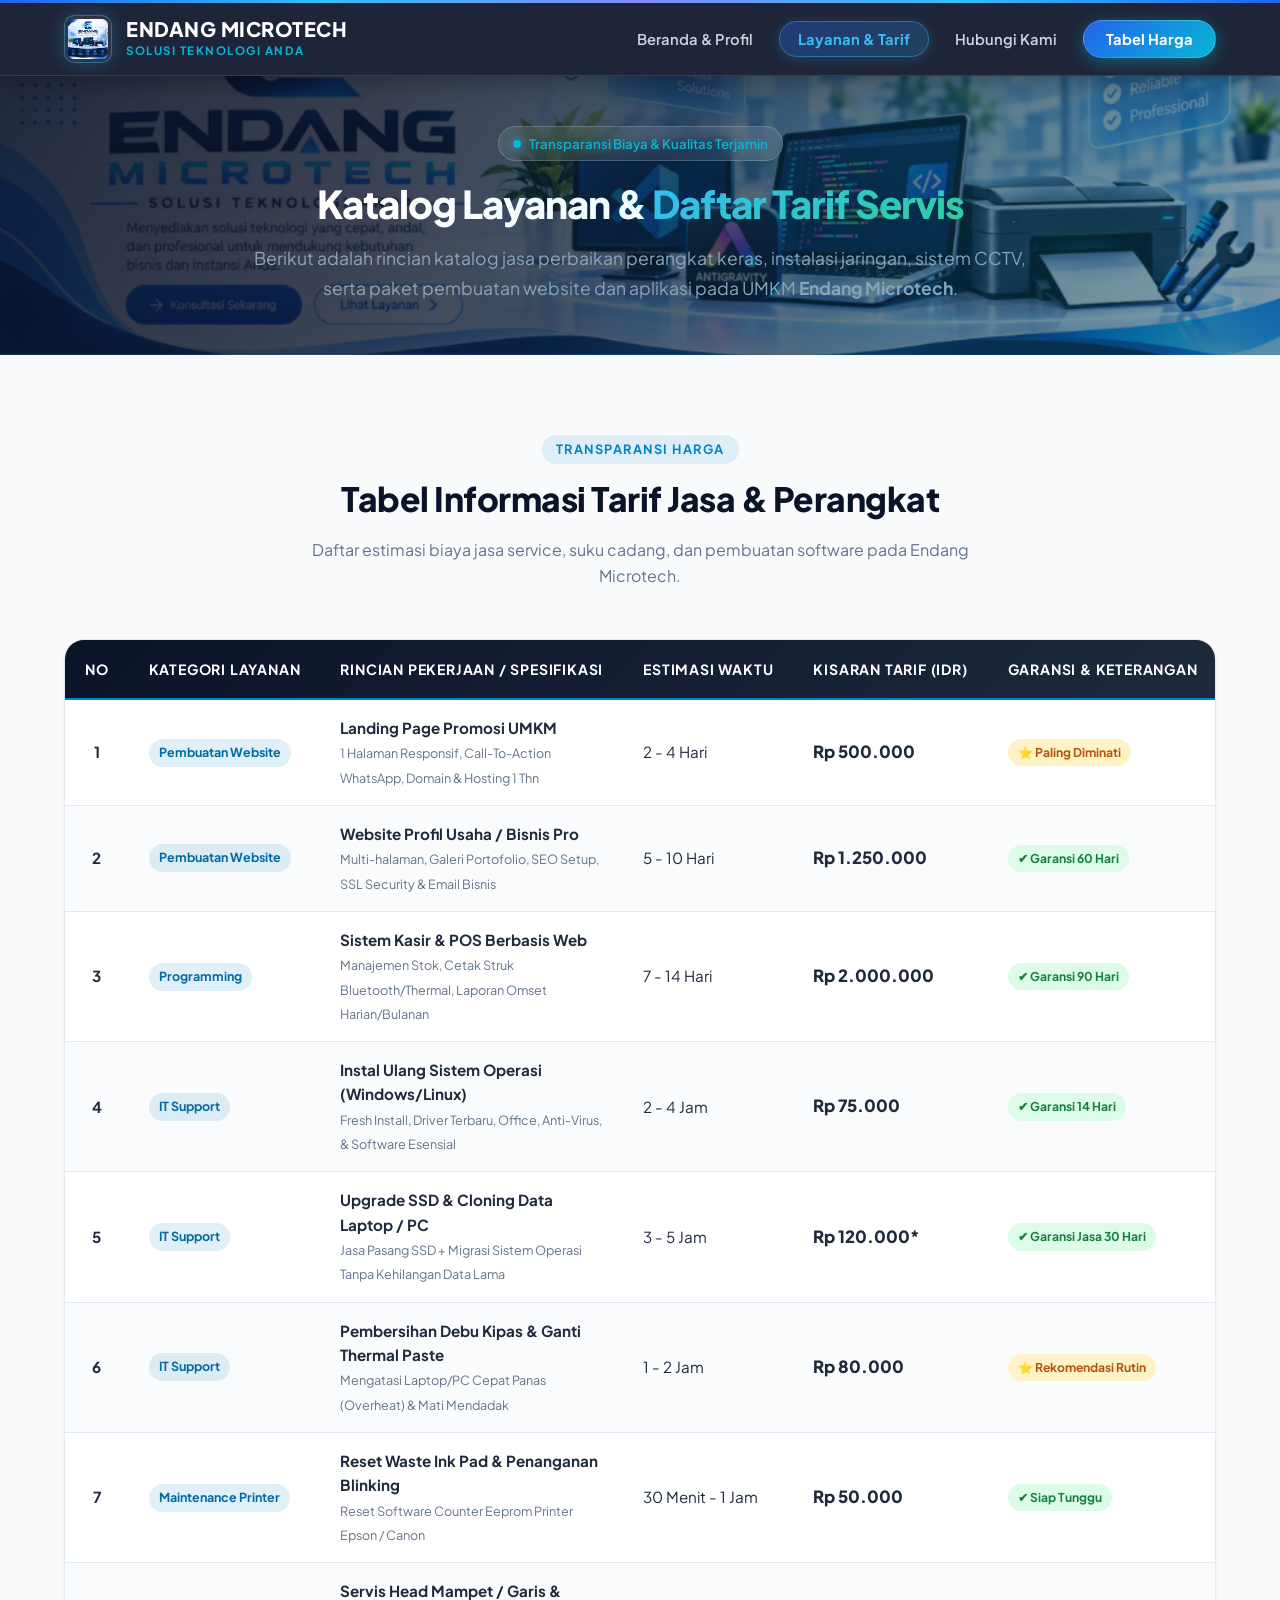
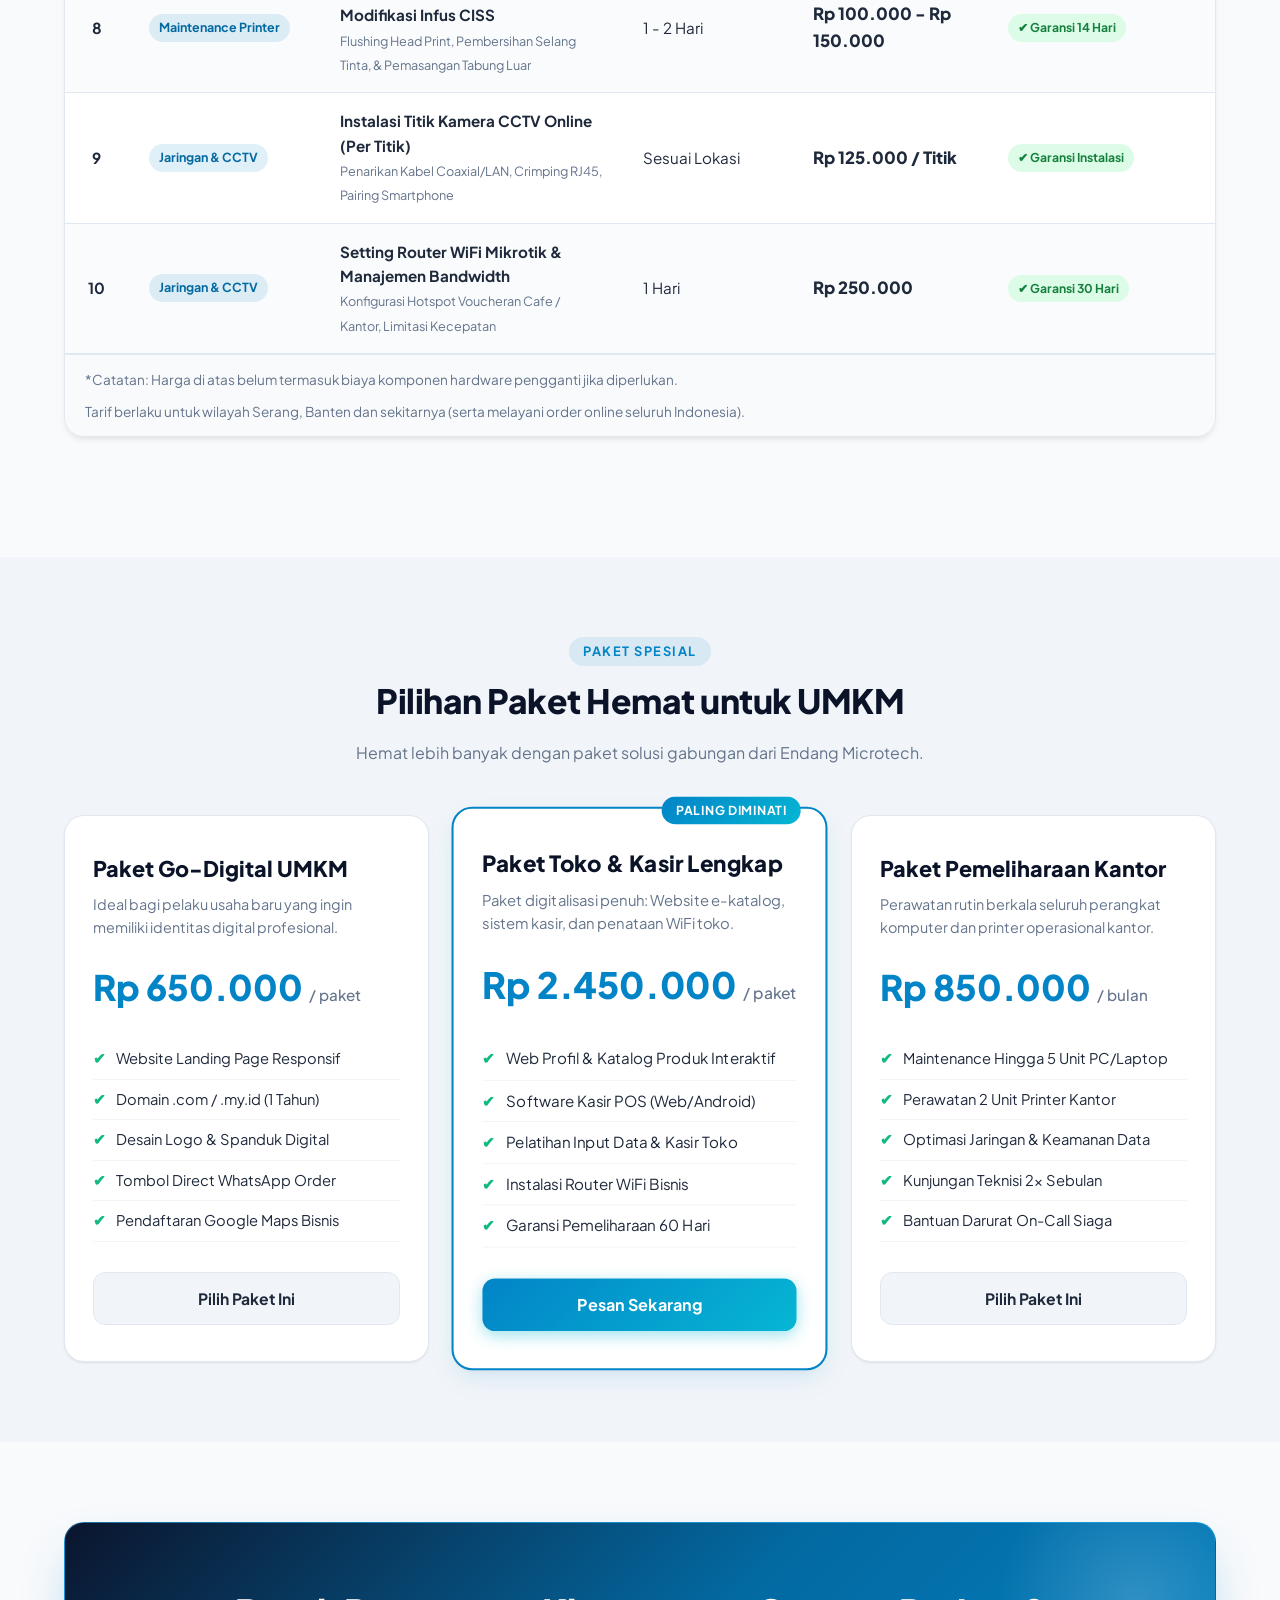
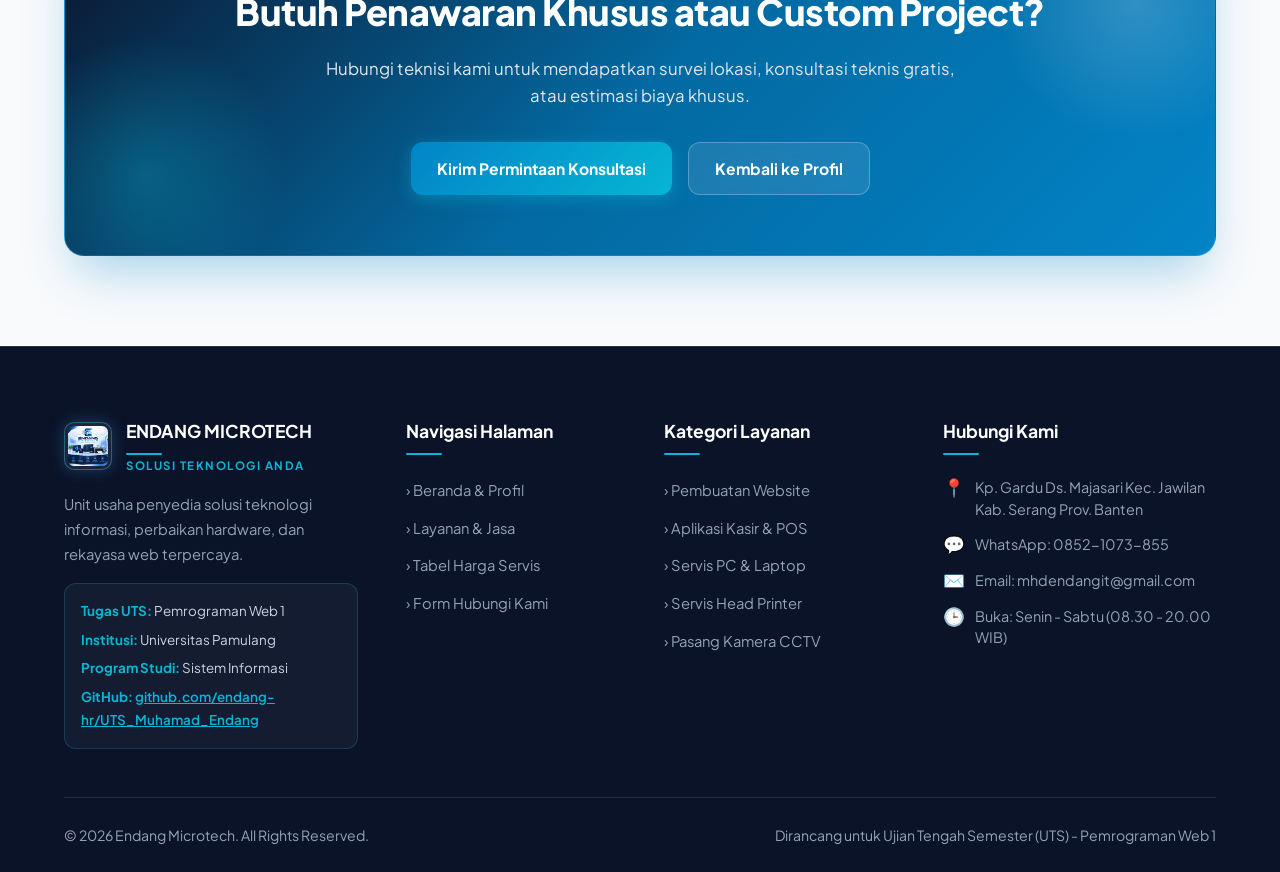
<file: layanan.html>
<!DOCTYPE html>
<html lang="id">
<head>
  <meta charset="UTF-8">
  <meta name="viewport" content="width=device-width, initial-scale=1.0">
  <meta name="description" content="Daftar Lengkap Layanan, Tarif Jasa Servis Komputer, Maintenance Printer, Pemasangan CCTV, dan Biaya Pembuatan Website pada UMKM Endang Microtech.">
  <title>Daftar Layanan &amp; Tarif Harga | Endang Microtech</title>
  
  <!-- Google Fonts: Plus Jakarta Sans -->
  <link rel="preconnect" href="https://fonts.googleapis.com">
  <link rel="preconnect" href="https://fonts.gstatic.com" crossorigin>
  <link href="https://fonts.googleapis.com/css2?family=Plus+Jakarta+Sans:wght@400;500;600;700;800&display=swap" rel="stylesheet">
  
  <!-- Stylesheet Utama -->
  <link rel="stylesheet" href="style.css">
</head>
<body>

  <!-- HEADER & NAVIGASI (SEMANTIK) -->
  <header class="site-header">
    <div class="container">
      <div class="header-inner">
        <!-- Logo & Nama Brand -->
        <a href="index.html" class="brand-logo" title="Beranda Endang Microtech">
          <img src="images/Logo Endang Microtech.png" alt="Logo Endang Microtech">
          <div class="brand-text">
            <h1>ENDANG MICROTECH</h1>
            <span>SOLUSI TEKNOLOGI ANDA</span>
          </div>
        </a>

        <!-- Menu Navigasi dengan Tag <nav> dan <a> -->
        <nav class="main-nav" aria-label="Navigasi Utama">
          <ul>
            <li><a href="index.html">Beranda &amp; Profil</a></li>
            <li><a href="layanan.html" class="active">Layanan &amp; Tarif</a></li>
            <li><a href="kontak.html">Hubungi Kami</a></li>
            <li><a href="#tabel-harga" class="btn-nav-cta">Tabel Harga</a></li>
          </ul>
        </nav>
      </div>
    </div>
  </header>

  <!-- KONTEN UTAMA DENGAN TAG <main> -->
  <main>
    <!-- HERO MINI / BANNER HALAMAN LAYANAN -->
    <section class="hero-section" style="padding: 50px 0;">
      <div class="container">
        <div style="text-align: center; max-width: 800px; margin: 0 auto;">
          <div class="hero-badge">
            <span class="pulse-dot"></span> Transparansi Biaya &amp; Kualitas Terjamin
          </div>
          <h2 class="hero-title" style="font-size: 2.4rem;">
            Katalog Layanan &amp; <span class="gradient-text">Daftar Tarif Servis</span>
          </h2>
          <p class="hero-subtitle" style="margin-bottom: 0;">
            Berikut adalah rincian katalog jasa perbaikan perangkat keras, instalasi jaringan, sistem CCTV, 
            serta paket pembuatan website dan aplikasi pada UMKM <strong>Endang Microtech</strong>.
          </p>
        </div>
      </div>
    </section>

    <!-- TABEL INFORMASI TARIF & JASA SERVICE (KETENTUAN NO. 2) -->
    <section id="tabel-harga" class="page-section">
      <div class="container">
        <div class="section-header">
          <span class="section-tag">Transparansi Harga</span>
          <h2 class="section-title">Tabel Informasi Tarif Jasa &amp; Perangkat</h2>
          <p class="section-desc">
            Daftar estimasi biaya jasa service, suku cadang, dan pembuatan software pada Endang Microtech.
          </p>
        </div>

        <!-- Wadah Tabel Responsif (CSS Styled Component) -->
        <div class="table-wrapper">
          <table class="tech-table">
            <thead>
              <tr>
                <th style="width: 50px; text-align: center;">No</th>
                <th>Kategori Layanan</th>
                <th>Rincian Pekerjaan / Spesifikasi</th>
                <th>Estimasi Waktu</th>
                <th>Kisaran Tarif (IDR)</th>
                <th>Garansi &amp; Keterangan</th>
              </tr>
            </thead>
            <tbody>
              <!-- Kategori: Pembuatan Website -->
              <tr>
                <td style="text-align: center; font-weight: bold;">1</td>
                <td>
                  <span class="table-category-badge">Pembuatan Website</span>
                </td>
                <td>
                  <strong>Landing Page Promosi UMKM</strong><br>
                  <small style="color: var(--text-muted);">1 Halaman Responsif, Call-To-Action WhatsApp, Domain &amp; Hosting 1 Thn</small>
                </td>
                <td>2 - 4 Hari</td>
                <td class="table-price">Rp 500.000</td>
                <td><span class="badge-status popular">⭐ Paling Diminati</span></td>
              </tr>
              <tr>
                <td style="text-align: center; font-weight: bold;">2</td>
                <td>
                  <span class="table-category-badge">Pembuatan Website</span>
                </td>
                <td>
                  <strong>Website Profil Usaha / Bisnis Pro</strong><br>
                  <small style="color: var(--text-muted);">Multi-halaman, Galeri Portofolio, SEO Setup, SSL Security &amp; Email Bisnis</small>
                </td>
                <td>5 - 10 Hari</td>
                <td class="table-price">Rp 1.250.000</td>
                <td><span class="badge-status guaranteed">✔ Garansi 60 Hari</span></td>
              </tr>

              <!-- Kategori: Development & Programming -->
              <tr>
                <td style="text-align: center; font-weight: bold;">3</td>
                <td>
                  <span class="table-category-badge">Programming</span>
                </td>
                <td>
                  <strong>Sistem Kasir &amp; POS Berbasis Web</strong><br>
                  <small style="color: var(--text-muted);">Manajemen Stok, Cetak Struk Bluetooth/Thermal, Laporan Omset Harian/Bulanan</small>
                </td>
                <td>7 - 14 Hari</td>
                <td class="table-price">Rp 2.000.000</td>
                <td><span class="badge-status guaranteed">✔ Garansi 90 Hari</span></td>
              </tr>

              <!-- Kategori: IT Support & PC/Laptop -->
              <tr>
                <td style="text-align: center; font-weight: bold;">4</td>
                <td>
                  <span class="table-category-badge">IT Support</span>
                </td>
                <td>
                  <strong>Instal Ulang Sistem Operasi (Windows/Linux)</strong><br>
                  <small style="color: var(--text-muted);">Fresh Install, Driver Terbaru, Office, Anti-Virus, &amp; Software Esensial</small>
                </td>
                <td>2 - 4 Jam</td>
                <td class="table-price">Rp 75.000</td>
                <td><span class="badge-status guaranteed">✔ Garansi 14 Hari</span></td>
              </tr>
              <tr>
                <td style="text-align: center; font-weight: bold;">5</td>
                <td>
                  <span class="table-category-badge">IT Support</span>
                </td>
                <td>
                  <strong>Upgrade SSD &amp; Cloning Data Laptop / PC</strong><br>
                  <small style="color: var(--text-muted);">Jasa Pasang SSD + Migrasi Sistem Operasi Tanpa Kehilangan Data Lama</small>
                </td>
                <td>3 - 5 Jam</td>
                <td class="table-price">Rp 120.000*</td>
                <td><span class="badge-status guaranteed">✔ Garansi Jasa 30 Hari</span></td>
              </tr>
              <tr>
                <td style="text-align: center; font-weight: bold;">6</td>
                <td>
                  <span class="table-category-badge">IT Support</span>
                </td>
                <td>
                  <strong>Pembersihan Debu Kipas &amp; Ganti Thermal Paste</strong><br>
                  <small style="color: var(--text-muted);">Mengatasi Laptop/PC Cepat Panas (Overheat) &amp; Mati Mendadak</small>
                </td>
                <td>1 - 2 Jam</td>
                <td class="table-price">Rp 80.000</td>
                <td><span class="badge-status popular">⭐ Rekomendasi Rutin</span></td>
              </tr>

              <!-- Kategori: Maintenance Printer -->
              <tr>
                <td style="text-align: center; font-weight: bold;">7</td>
                <td>
                  <span class="table-category-badge">Maintenance Printer</span>
                </td>
                <td>
                  <strong>Reset Waste Ink Pad &amp; Penanganan Blinking</strong><br>
                  <small style="color: var(--text-muted);">Reset Software Counter Eeprom Printer Epson / Canon</small>
                </td>
                <td>30 Menit - 1 Jam</td>
                <td class="table-price">Rp 50.000</td>
                <td><span class="badge-status guaranteed">✔ Siap Tunggu</span></td>
              </tr>
              <tr>
                <td style="text-align: center; font-weight: bold;">8</td>
                <td>
                  <span class="table-category-badge">Maintenance Printer</span>
                </td>
                <td>
                  <strong>Servis Head Mampet / Garis &amp; Modifikasi Infus CISS</strong><br>
                  <small style="color: var(--text-muted);">Flushing Head Print, Pembersihan Selang Tinta, &amp; Pemasangan Tabung Luar</small>
                </td>
                <td>1 - 2 Hari</td>
                <td class="table-price">Rp 100.000 - Rp 150.000</td>
                <td><span class="badge-status guaranteed">✔ Garansi 14 Hari</span></td>
              </tr>

              <!-- Kategori: Jaringan & CCTV -->
              <tr>
                <td style="text-align: center; font-weight: bold;">9</td>
                <td>
                  <span class="table-category-badge">Jaringan &amp; CCTV</span>
                </td>
                <td>
                  <strong>Instalasi Titik Kamera CCTV Online (Per Titik)</strong><br>
                  <small style="color: var(--text-muted);">Penarikan Kabel Coaxial/LAN, Crimping RJ45, Pairing Smartphone</small>
                </td>
                <td>Sesuai Lokasi</td>
                <td class="table-price">Rp 125.000 / Titik</td>
                <td><span class="badge-status guaranteed">✔ Garansi Instalasi</span></td>
              </tr>
              <tr>
                <td style="text-align: center; font-weight: bold;">10</td>
                <td>
                  <span class="table-category-badge">Jaringan &amp; CCTV</span>
                </td>
                <td>
                  <strong>Setting Router WiFi Mikrotik &amp; Manajemen Bandwidth</strong><br>
                  <small style="color: var(--text-muted);">Konfigurasi Hotspot Voucheran Cafe / Kantor, Limitasi Kecepatan</small>
                </td>
                <td>1 Hari</td>
                <td class="table-price">Rp 250.000</td>
                <td><span class="badge-status guaranteed">✔ Garansi 30 Hari</span></td>
              </tr>
            </tbody>
          </table>

          <div class="table-caption-note">
            <span>*Catatan: Harga di atas belum termasuk biaya komponen hardware pengganti jika diperlukan.</span>
            <span>Tarif berlaku untuk wilayah Serang, Banten dan sekitarnya (serta melayani order online seluruh Indonesia).</span>
          </div>
        </div>
      </div>
    </section>

    <!-- PAKET BUNDLING LAYANAN (KARTU HARGA) -->
    <section class="page-section bg-alt">
      <div class="container">
        <div class="section-header">
          <span class="section-tag">Paket Spesial</span>
          <h2 class="section-title">Pilihan Paket Hemat untuk UMKM</h2>
          <p class="section-desc">Hemat lebih banyak dengan paket solusi gabungan dari Endang Microtech.</p>
        </div>

        <div class="pricing-grid">
          <!-- Paket 1 -->
          <div class="pricing-card">
            <div class="pricing-header">
              <h3>Paket Go-Digital UMKM</h3>
              <p>Ideal bagi pelaku usaha baru yang ingin memiliki identitas digital profesional.</p>
            </div>
            <div class="pricing-amount">
              Rp 650.000 <span>/ paket</span>
            </div>
            <ul class="pricing-features">
              <li><span>✔</span> Website Landing Page Responsif</li>
              <li><span>✔</span> Domain .com / .my.id (1 Tahun)</li>
              <li><span>✔</span> Desain Logo &amp; Spanduk Digital</li>
              <li><span>✔</span> Tombol Direct WhatsApp Order</li>
              <li><span>✔</span> Pendaftaran Google Maps Bisnis</li>
            </ul>
            <a href="kontak.html" class="btn btn-secondary" style="background: var(--bg-card-alt); color: var(--text-main); border-color: var(--border-color);">Pilih Paket Ini</a>
          </div>

          <!-- Paket 2 (Featured) -->
          <div class="pricing-card featured">
            <span class="featured-ribbon">Paling Diminati</span>
            <div class="pricing-header">
              <h3>Paket Toko &amp; Kasir Lengkap</h3>
              <p>Paket digitalisasi penuh: Website e-katalog, sistem kasir, dan penataan WiFi toko.</p>
            </div>
            <div class="pricing-amount">
              Rp 2.450.000 <span>/ paket</span>
            </div>
            <ul class="pricing-features">
              <li><span>✔</span> Web Profil &amp; Katalog Produk Interaktif</li>
              <li><span>✔</span> Software Kasir POS (Web/Android)</li>
              <li><span>✔</span> Pelatihan Input Data &amp; Kasir Toko</li>
              <li><span>✔</span> Instalasi Router WiFi Bisnis</li>
              <li><span>✔</span> Garansi Pemeliharaan 60 Hari</li>
            </ul>
            <a href="kontak.html" class="btn btn-primary">Pesan Sekarang</a>
          </div>

          <!-- Paket 3 -->
          <div class="pricing-card">
            <div class="pricing-header">
              <h3>Paket Pemeliharaan Kantor</h3>
              <p>Perawatan rutin berkala seluruh perangkat komputer dan printer operasional kantor.</p>
            </div>
            <div class="pricing-amount">
              Rp 850.000 <span>/ bulan</span>
            </div>
            <ul class="pricing-features">
              <li><span>✔</span> Maintenance Hingga 5 Unit PC/Laptop</li>
              <li><span>✔</span> Perawatan 2 Unit Printer Kantor</li>
              <li><span>✔</span> Optimasi Jaringan &amp; Keamanan Data</li>
              <li><span>✔</span> Kunjungan Teknisi 2x Sebulan</li>
              <li><span>✔</span> Bantuan Darurat On-Call Siaga</li>
            </ul>
            <a href="kontak.html" class="btn btn-secondary" style="background: var(--bg-card-alt); color: var(--text-main); border-color: var(--border-color);">Pilih Paket Ini</a>
          </div>
        </div>
      </div>
    </section>

    <!-- CALL TO ACTION -->
    <section class="cta-section">
      <div class="container">
        <div class="cta-banner">
          <h2>Butuh Penawaran Khusus atau Custom Project?</h2>
          <p>Hubungi teknisi kami untuk mendapatkan survei lokasi, konsultasi teknis gratis, atau estimasi biaya khusus.</p>
          <div class="hero-actions">
            <a href="kontak.html" class="btn btn-primary">Kirim Permintaan Konsultasi</a>
            <a href="index.html" class="btn btn-secondary">Kembali ke Profil</a>
          </div>
        </div>
      </div>
    </section>
  </main>

  <!-- FOOTER (SEMANTIK) -->
  <footer class="site-footer">
    <div class="container">
      <div class="footer-grid">
        <div class="footer-col">
          <div class="brand-logo" style="margin-bottom: 16px;">
            <img src="images/Logo Endang Microtech.png" alt="Endang Microtech Logo">
            <div class="brand-text">
              <h4 style="margin: 0; color: #fff;">ENDANG MICROTECH</h4>
              <span style="color: var(--accent-cyan);">SOLUSI TEKNOLOGI ANDA</span>
            </div>
          </div>
          <p>
            Unit usaha penyedia solusi teknologi informasi, perbaikan hardware, dan rekayasa web terpercaya.
          </p>
          <div class="academic-badge">
            <p><strong>Tugas UTS:</strong> Pemrograman Web 1</p>
            <p><strong>Institusi:</strong> Universitas Pamulang</p>
            <p><strong>Program Studi:</strong> Sistem Informasi</p>
            <p><strong>GitHub:</strong> <a href="https://github.com/endang-hr/UTS_Muhamad_Endang" target="_blank" rel="noopener noreferrer" style="color: var(--accent-cyan); font-weight: 600; text-decoration: underline;">github.com/endang-hr/UTS_Muhamad_Endang</a></p>
          </div>
        </div>

        <div class="footer-col">
          <h4>Navigasi Halaman</h4>
          <ul class="footer-links">
            <li><a href="index.html">&rsaquo; Beranda &amp; Profil</a></li>
            <li><a href="layanan.html">&rsaquo; Layanan &amp; Jasa</a></li>
            <li><a href="layanan.html#tabel-harga">&rsaquo; Tabel Harga Servis</a></li>
            <li><a href="kontak.html">&rsaquo; Form Hubungi Kami</a></li>
          </ul>
        </div>

        <div class="footer-col">
          <h4>Kategori Layanan</h4>
          <ul class="footer-links">
            <li><a href="#tabel-harga">&rsaquo; Pembuatan Website</a></li>
            <li><a href="#tabel-harga">&rsaquo; Aplikasi Kasir &amp; POS</a></li>
            <li><a href="#tabel-harga">&rsaquo; Servis PC &amp; Laptop</a></li>
            <li><a href="#tabel-harga">&rsaquo; Servis Head Printer</a></li>
            <li><a href="#tabel-harga">&rsaquo; Pasang Kamera CCTV</a></li>
          </ul>
        </div>

        <div class="footer-col">
          <h4>Hubungi Kami</h4>
          <ul class="footer-contact-list">
            <li><span class="f-icon">📍</span> <span>Kp. Gardu Ds. Majasari Kec. Jawilan Kab. Serang Prov. Banten</span></li>
            <li><span class="f-icon">💬</span> <span>WhatsApp: <a href="https://wa.me/628521073855" target="_blank" rel="noopener noreferrer">0852-1073-855</a></span></li>
            <li><span class="f-icon">✉️</span> <span>Email: <a href="mailto:mhdendangit@gmail.com">mhdendangit@gmail.com</a></span></li>
            <li><span class="f-icon">🕒</span> <span>Buka: Senin - Sabtu (08.30 - 20.00 WIB)</span></li>
          </ul>
        </div>
      </div>

      <div class="footer-bottom">
        <p>&copy; 2026 Endang Microtech. All Rights Reserved.</p>
        <p>Dirancang untuk Ujian Tengah Semester (UTS) - Pemrograman Web 1</p>
      </div>
    </div>
  </footer>

</body>
</html>
</file>
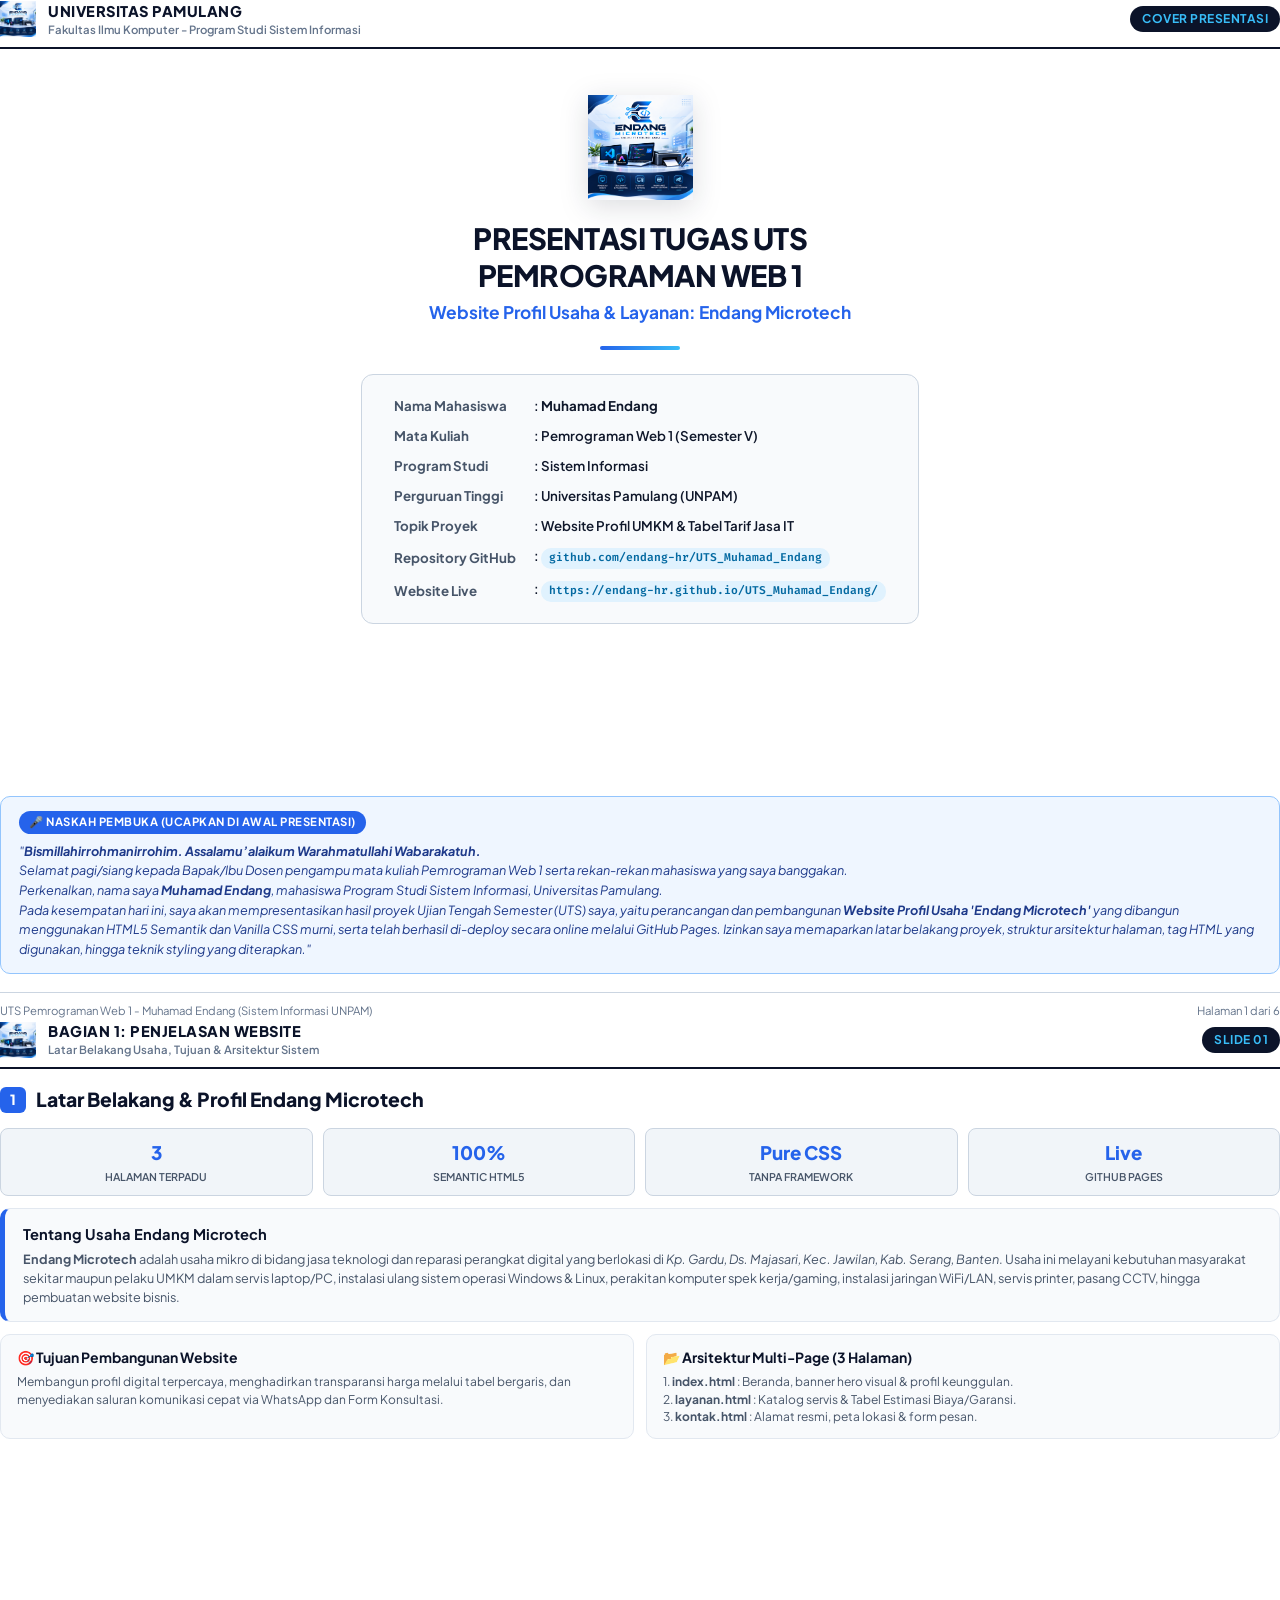
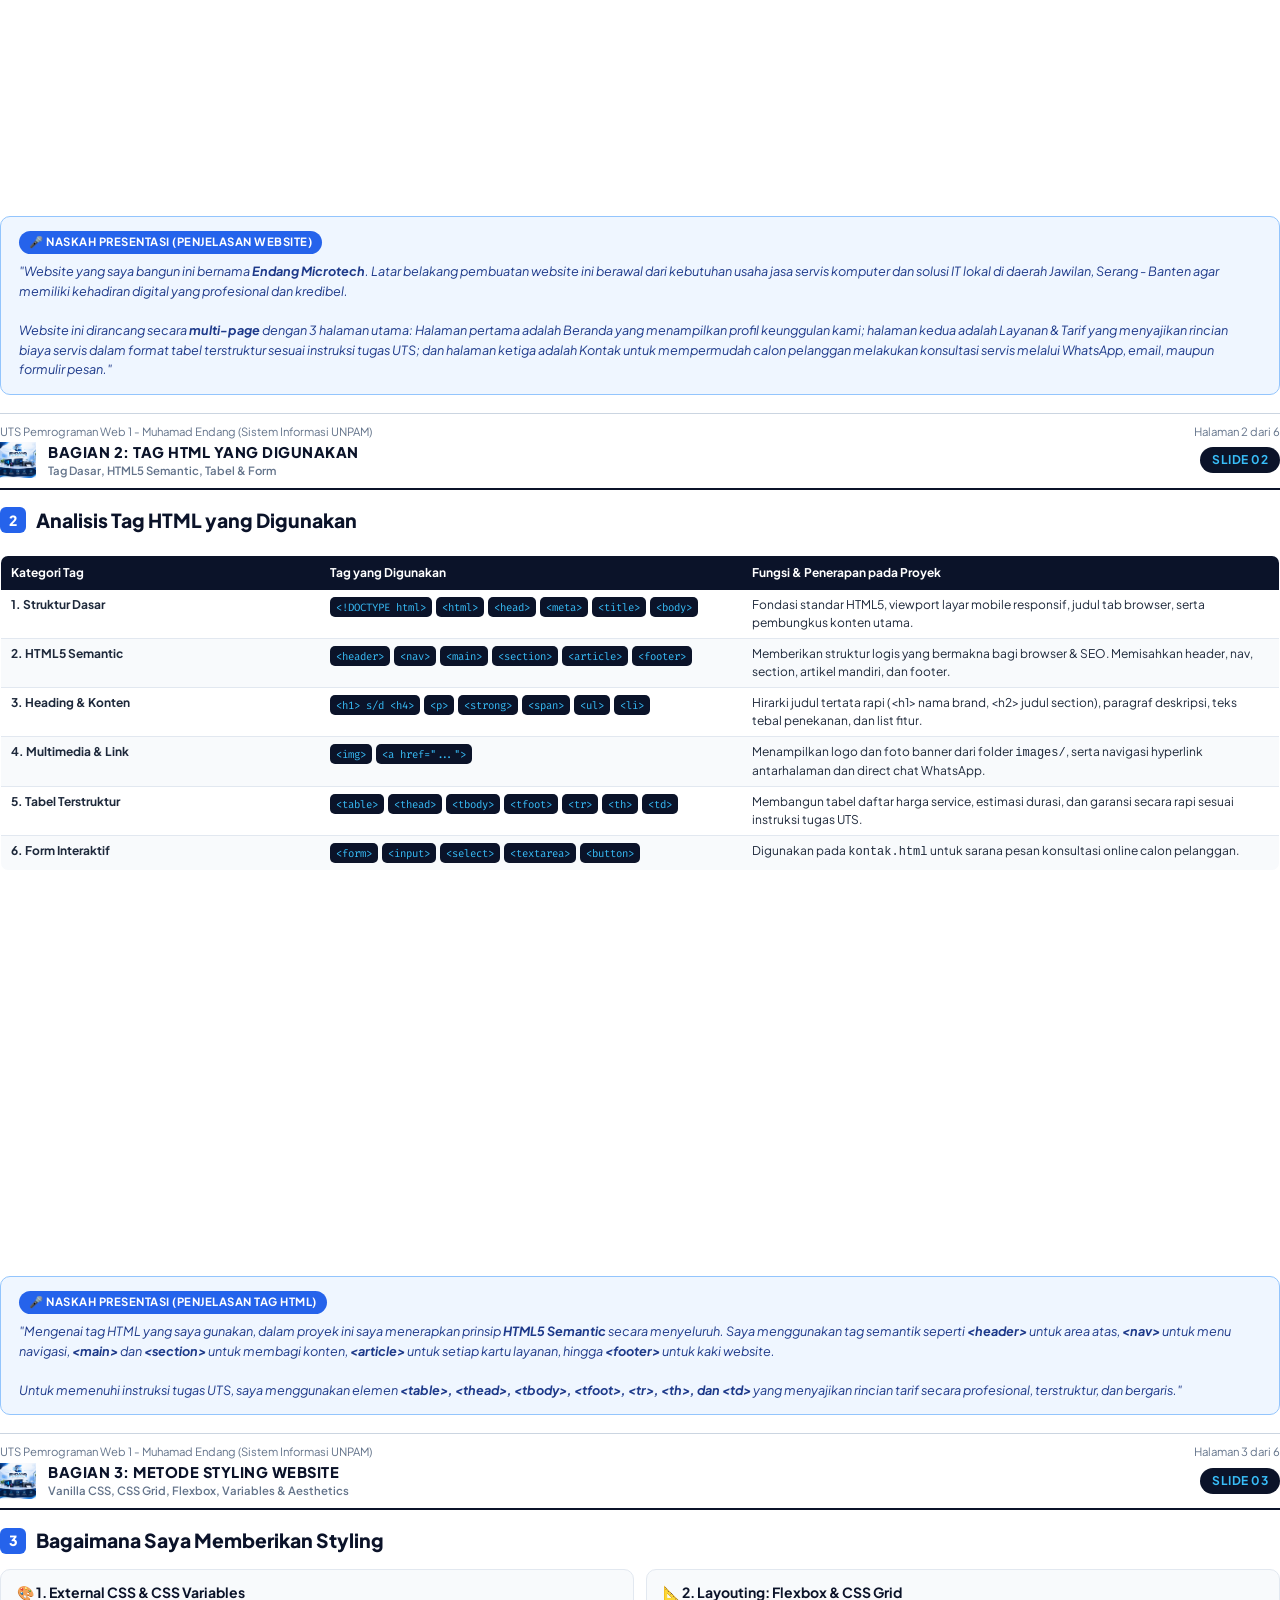
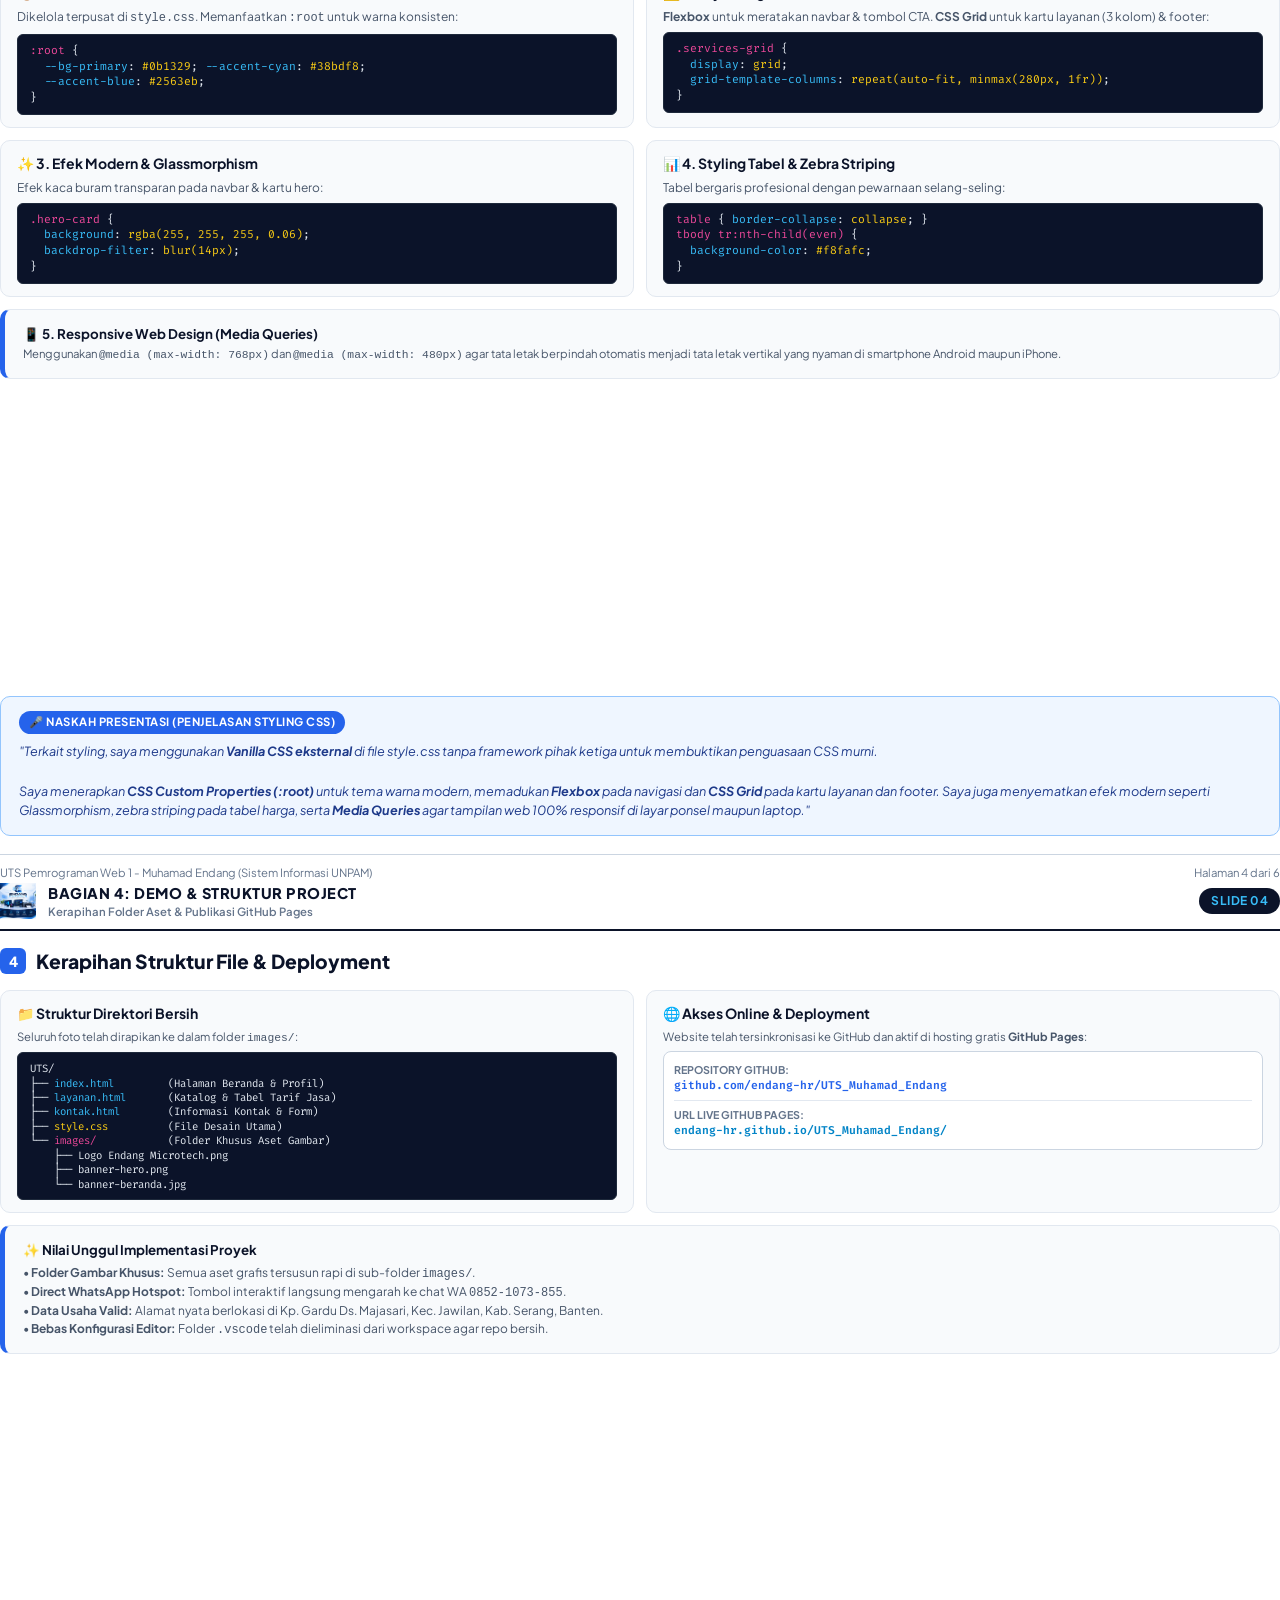
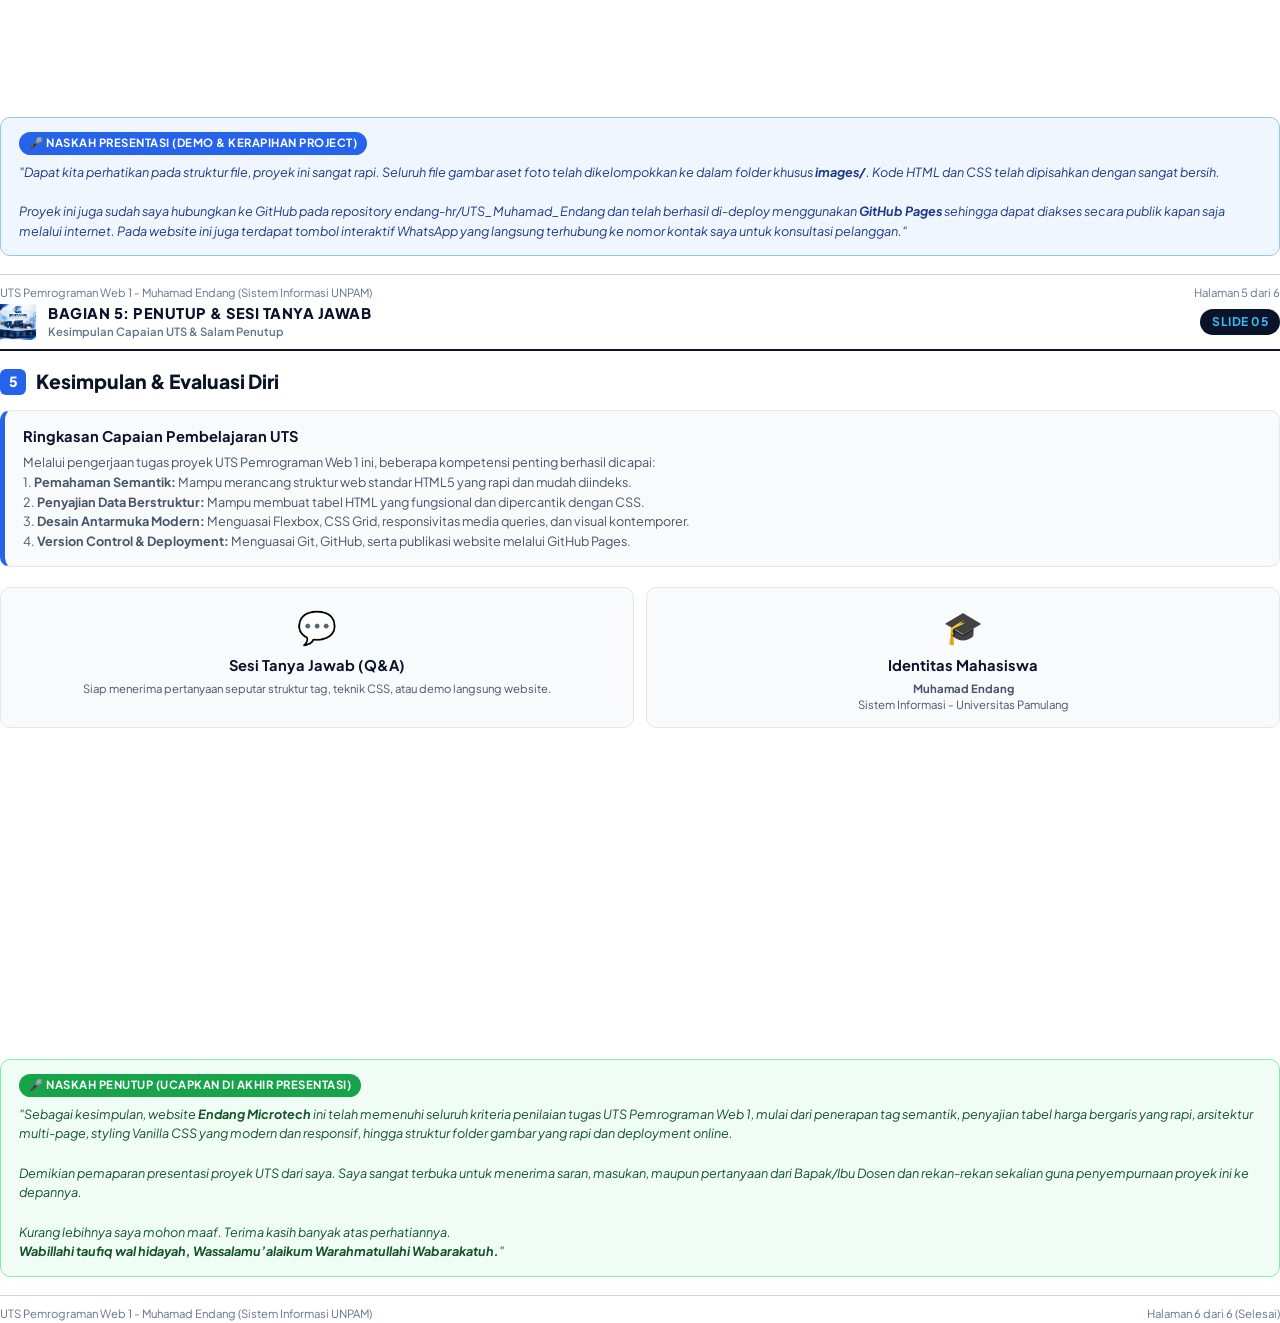
<file: presentasi_uts.html>
<!DOCTYPE html>
<html lang="id">
<head>
  <meta charset="UTF-8">
  <title>Presentasi UTS Pemrograman Web 1 - Muhamad Endang</title>
  <style>
    @import url('https://fonts.googleapis.com/css2?family=Plus+Jakarta+Sans:wght@400;500;600;700;800&family=Fira+Code:wght@400;500;600&display=swap');

    @page {
      size: A4 portrait;
      margin: 12mm 15mm 12mm 15mm;
    }

    * {
      box-sizing: border-box;
      margin: 0;
      padding: 0;
    }

    body {
      font-family: 'Plus Jakarta Sans', -apple-system, BlinkMacSystemFont, sans-serif;
      color: #1e293b;
      background-color: #ffffff;
      line-height: 1.5;
      font-size: 10pt;
    }

    .page {
      background: #ffffff;
      padding: 0;
      page-break-after: always;
      page-break-inside: avoid;
      height: 270mm;
      max-height: 270mm;
      overflow: hidden;
      display: flex;
      flex-direction: column;
      justify-content: space-between;
      box-sizing: border-box;
    }

    .page:last-child {
      page-break-after: auto;
    }

    .page-content {
      flex: 1;
      display: flex;
      flex-direction: column;
    }

    /* Header & Footer on each page */
    .doc-header {
      display: flex;
      justify-content: space-between;
      align-items: center;
      border-bottom: 2px solid #0b1329;
      padding-bottom: 8px;
      margin-bottom: 16px;
    }

    .doc-header .left-meta {
      display: flex;
      align-items: center;
      gap: 12px;
    }

    .doc-header img {
      width: 36px;
      height: 36px;
      object-fit: contain;
    }

    .doc-header .brand-title {
      font-size: 11pt;
      font-weight: 800;
      color: #0b1329;
      letter-spacing: 0.5px;
    }

    .doc-header .brand-sub {
      font-size: 8.5pt;
      color: #64748b;
      font-weight: 600;
    }

    .doc-header .slide-badge {
      background: #0b1329;
      color: #38bdf8;
      font-size: 9pt;
      font-weight: 700;
      padding: 4px 12px;
      border-radius: 16px;
      letter-spacing: 0.5px;
    }

    /* Cover Styling */
    .cover-container {
      text-align: center;
      padding: 30px 10px 20px;
    }

    .cover-logo {
      width: 105px;
      height: 105px;
      object-fit: contain;
      margin-bottom: 16px;
      filter: drop-shadow(0 6px 14px rgba(11,19,41,0.15));
    }

    .cover-title {
      font-size: 22pt;
      font-weight: 800;
      color: #0b1329;
      margin-bottom: 6px;
      text-transform: uppercase;
      letter-spacing: -0.5px;
      line-height: 1.25;
    }

    .cover-subtitle {
      font-size: 13pt;
      color: #2563eb;
      font-weight: 700;
      margin-bottom: 20px;
    }

    .divider {
      width: 80px;
      height: 4px;
      background: linear-gradient(90deg, #2563eb, #38bdf8);
      margin: 0 auto 24px;
      border-radius: 2px;
    }

    .meta-box {
      background: #f8fafc;
      border: 1.5px solid #cbd5e1;
      border-radius: 12px;
      padding: 16px 24px;
      display: inline-block;
      text-align: left;
      margin-bottom: 20px;
      min-width: 440px;
    }

    .meta-box table {
      width: 100%;
      border-collapse: collapse;
      font-size: 10pt;
    }

    .meta-box td {
      padding: 5px 8px;
    }

    .meta-box td:first-child {
      font-weight: 700;
      color: #475569;
      width: 140px;
    }

    .meta-box td:last-child {
      color: #0f172a;
      font-weight: 600;
    }

    /* Section & Content Blocks */
    h2.slide-heading {
      font-size: 14.5pt;
      font-weight: 800;
      color: #0b1329;
      margin-bottom: 14px;
      display: flex;
      align-items: center;
      gap: 10px;
    }

    h2.slide-heading span.num {
      background: #2563eb;
      color: #ffffff;
      width: 26px;
      height: 26px;
      display: inline-flex;
      align-items: center;
      justify-content: center;
      border-radius: 6px;
      font-size: 10.5pt;
    }

    .slide-card {
      background: #ffffff;
      border: 1.5px solid #e2e8f0;
      border-radius: 10px;
      padding: 14px 18px;
      margin-bottom: 12px;
    }

    .slide-card.highlight {
      background: #f8fafc;
      border-left: 5px solid #2563eb;
    }

    .card-grid {
      display: grid;
      grid-template-columns: 1fr 1fr;
      gap: 12px;
      margin-bottom: 12px;
    }

    .mini-card {
      background: #f8fafc;
      border: 1px solid #e2e8f0;
      border-radius: 10px;
      padding: 12px 16px;
    }

    .mini-card h4 {
      font-size: 10.5pt;
      font-weight: 700;
      color: #0b1329;
      margin-bottom: 5px;
      display: flex;
      align-items: center;
      gap: 6px;
    }

    .mini-card p {
      font-size: 9pt;
      color: #475569;
      line-height: 1.45;
    }

    /* Code pill */
    .code-box {
      background: #0b1329;
      color: #e2e8f0;
      font-family: 'Fira Code', monospace;
      font-size: 8.5pt;
      padding: 8px 12px;
      border-radius: 6px;
      margin-top: 6px;
      line-height: 1.4;
      border: 1px solid #1e293b;
    }

    .code-box span.hl-prop { color: #38bdf8; }
    .code-box span.hl-val { color: #facc15; }
    .code-box span.hl-sel { color: #ec4899; }

    /* Naskah Presentasi Box */
    .speech-box {
      background: #eff6ff;
      border: 1.5px solid #93c5fd;
      border-radius: 10px;
      padding: 14px 18px;
      margin-top: auto;
      margin-bottom: 10px;
    }

    .speech-box .speech-label {
      display: inline-flex;
      align-items: center;
      gap: 6px;
      background: #2563eb;
      color: #ffffff;
      font-size: 8.5pt;
      font-weight: 700;
      padding: 3px 10px;
      border-radius: 12px;
      margin-bottom: 8px;
      text-transform: uppercase;
      letter-spacing: 0.5px;
    }

    .speech-box p {
      font-size: 9.5pt;
      color: #1e3a8a;
      font-style: italic;
      line-height: 1.55;
    }

    /* Tag Badges */
    .tag-badge {
      display: inline-block;
      font-family: 'Fira Code', monospace;
      font-size: 8pt;
      background: #0b1329;
      color: #38bdf8;
      padding: 2px 6px;
      border-radius: 5px;
      margin: 1px 2px 1px 0;
    }

    .tag-table {
      width: 100%;
      border-collapse: collapse;
      font-size: 9pt;
      margin-top: 6px;
      border-radius: 8px;
      overflow: hidden;
      border: 1px solid #cbd5e1;
    }

    .tag-table th {
      background: #0b1329;
      color: #ffffff;
      padding: 8px 10px;
      text-align: left;
      font-weight: 700;
      font-size: 9pt;
    }

    .tag-table td {
      padding: 6px 10px;
      border-bottom: 1px solid #e2e8f0;
      vertical-align: top;
    }

    .tag-table tr:nth-child(even) td {
      background: #f8fafc;
    }

    .doc-footer {
      display: flex;
      justify-content: space-between;
      align-items: center;
      padding-top: 10px;
      border-top: 1px solid #cbd5e1;
      font-size: 8.5pt;
      color: #64748b;
      margin-top: 8px;
    }

    .link-pill {
      display: inline-block;
      background: #e0f2fe;
      color: #0369a1;
      padding: 2px 8px;
      border-radius: 10px;
      font-size: 8.5pt;
      font-family: 'Fira Code', monospace;
      text-decoration: none;
      font-weight: 600;
    }

    .feature-stat-grid {
      display: grid;
      grid-template-columns: repeat(4, 1fr);
      gap: 10px;
      margin-bottom: 12px;
    }

    .stat-card {
      background: #f1f5f9;
      border: 1px solid #cbd5e1;
      border-radius: 8px;
      padding: 10px;
      text-align: center;
    }

    .stat-card .val {
      font-size: 14pt;
      font-weight: 800;
      color: #2563eb;
    }

    .stat-card .lbl {
      font-size: 8pt;
      color: #475569;
      font-weight: 600;
      text-transform: uppercase;
      margin-top: 2px;
    }
  </style>
</head>
<body>

  <!-- ==================== HALAMAN 1: COVER & PEMBUKA ==================== -->
  <div class="page">
    <div class="page-content">
      <div class="doc-header">
        <div class="left-meta">
          <img src="images/Logo Endang Microtech.png" alt="Logo">
          <div>
            <div class="brand-title">UNIVERSITAS PAMULANG</div>
            <div class="brand-sub">Fakultas Ilmu Komputer - Program Studi Sistem Informasi</div>
          </div>
        </div>
        <div class="slide-badge">COVER PRESENTASI</div>
      </div>

      <div class="cover-container">
        <img src="images/Logo Endang Microtech.png" alt="Logo Endang Microtech" class="cover-logo">
        <h1 class="cover-title">PRESENTASI TUGAS UTS<br>PEMROGRAMAN WEB 1</h1>
        <div class="cover-subtitle">Website Profil Usaha & Layanan: Endang Microtech</div>
        <div class="divider"></div>

        <div class="meta-box">
          <table>
            <tr>
              <td>Nama Mahasiswa</td>
              <td>: <strong>Muhamad Endang</strong></td>
            </tr>
            <tr>
              <td>Mata Kuliah</td>
              <td>: Pemrograman Web 1 (Semester V)</td>
            </tr>
            <tr>
              <td>Program Studi</td>
              <td>: Sistem Informasi</td>
            </tr>
            <tr>
              <td>Perguruan Tinggi</td>
              <td>: Universitas Pamulang (UNPAM)</td>
            </tr>
            <tr>
              <td>Topik Proyek</td>
              <td>: Website Profil UMKM & Tabel Tarif Jasa IT</td>
            </tr>
            <tr>
              <td>Repository GitHub</td>
              <td>: <span class="link-pill">github.com/endang-hr/UTS_Muhamad_Endang</span></td>
            </tr>
            <tr>
              <td>Website Live</td>
              <td>: <span class="link-pill">https://endang-hr.github.io/UTS_Muhamad_Endang/</span></td>
            </tr>
          </table>
        </div>
      </div>

      <div class="speech-box">
        <div class="speech-label">🎤 Naskah Pembuka (Ucapkan di Awal Presentasi)</div>
        <p>
          "<strong>Bismillahirrohmanirrohim. Assalamu’alaikum Warahmatullahi Wabarakatuh.</strong><br>
          Selamat pagi/siang kepada Bapak/Ibu Dosen pengampu mata kuliah Pemrograman Web 1 serta rekan-rekan mahasiswa yang saya banggakan.<br>
          Perkenalkan, nama saya <strong>Muhamad Endang</strong>, mahasiswa Program Studi Sistem Informasi, Universitas Pamulang.<br>
          Pada kesempatan hari ini, saya akan mempresentasikan hasil proyek Ujian Tengah Semester (UTS) saya, yaitu perancangan dan pembangunan <strong>Website Profil Usaha 'Endang Microtech'</strong> yang dibangun menggunakan HTML5 Semantik dan Vanilla CSS murni, serta telah berhasil di-deploy secara online melalui GitHub Pages. Izinkan saya memaparkan latar belakang proyek, struktur arsitektur halaman, tag HTML yang digunakan, hingga teknik styling yang diterapkan."
        </p>
      </div>
    </div>

    <div class="doc-footer">
      <span>UTS Pemrograman Web 1 - Muhamad Endang (Sistem Informasi UNPAM)</span>
      <span>Halaman 1 dari 6</span>
    </div>
  </div>

  <!-- ==================== HALAMAN 2: PENJELASAN WEBSITE & LATAR BELAKANG ==================== -->
  <div class="page">
    <div class="page-content">
      <div class="doc-header">
        <div class="left-meta">
          <img src="images/Logo Endang Microtech.png" alt="Logo">
          <div>
            <div class="brand-title">BAGIAN 1: PENJELASAN WEBSITE</div>
            <div class="brand-sub">Latar Belakang Usaha, Tujuan & Arsitektur Sistem</div>
          </div>
        </div>
        <div class="slide-badge">SLIDE 01</div>
      </div>

      <h2 class="slide-heading"><span class="num">1</span> Latar Belakang & Profil Endang Microtech</h2>

      <div class="feature-stat-grid">
        <div class="stat-card">
          <div class="val">3</div>
          <div class="lbl">Halaman Terpadu</div>
        </div>
        <div class="stat-card">
          <div class="val">100%</div>
          <div class="lbl">Semantic HTML5</div>
        </div>
        <div class="stat-card">
          <div class="val">Pure CSS</div>
          <div class="lbl">Tanpa Framework</div>
        </div>
        <div class="stat-card">
          <div class="val">Live</div>
          <div class="lbl">GitHub Pages</div>
        </div>
      </div>

      <div class="slide-card highlight">
        <h3 style="color: #0b1329; font-size: 11pt; margin-bottom: 5px;">Tentang Usaha Endang Microtech</h3>
        <p style="font-size: 9.5pt; color: #475569; line-height: 1.5;">
          <strong>Endang Microtech</strong> adalah usaha mikro di bidang jasa teknologi dan reparasi perangkat digital yang berlokasi di <em>Kp. Gardu, Ds. Majasari, Kec. Jawilan, Kab. Serang, Banten</em>. Usaha ini melayani kebutuhan masyarakat sekitar maupun pelaku UMKM dalam servis laptop/PC, instalasi ulang sistem operasi Windows & Linux, perakitan komputer spek kerja/gaming, instalasi jaringan WiFi/LAN, servis printer, pasang CCTV, hingga pembuatan website bisnis.
        </p>
      </div>

      <div class="card-grid">
        <div class="mini-card">
          <h4>🎯 Tujuan Pembangunan Website</h4>
          <p>Membangun profil digital terpercaya, menghadirkan transparansi harga melalui tabel bergaris, dan menyediakan saluran komunikasi cepat via WhatsApp dan Form Konsultasi.</p>
        </div>
        <div class="mini-card">
          <h4>📂 Arsitektur Multi-Page (3 Halaman)</h4>
          <p>1. <strong>index.html</strong> : Beranda, banner hero visual & profil keunggulan.<br>
             2. <strong>layanan.html</strong> : Katalog servis & Tabel Estimasi Biaya/Garansi.<br>
             3. <strong>kontak.html</strong> : Alamat resmi, peta lokasi & form pesan.</p>
        </div>
      </div>

      <div class="speech-box">
        <div class="speech-label">🎤 Naskah Presentasi (Penjelasan Website)</div>
        <p>
          "Website yang saya bangun ini bernama <strong>Endang Microtech</strong>. Latar belakang pembuatan website ini berawal dari kebutuhan usaha jasa servis komputer dan solusi IT lokal di daerah Jawilan, Serang - Banten agar memiliki kehadiran digital yang profesional dan kredibel.<br><br>
          Website ini dirancang secara <strong>multi-page</strong> dengan 3 halaman utama: Halaman pertama adalah <em>Beranda</em> yang menampilkan profil keunggulan kami; halaman kedua adalah <em>Layanan & Tarif</em> yang menyajikan rincian biaya servis dalam format tabel terstruktur sesuai instruksi tugas UTS; dan halaman ketiga adalah <em>Kontak</em> untuk mempermudah calon pelanggan melakukan konsultasi servis melalui WhatsApp, email, maupun formulir pesan."
        </p>
      </div>
    </div>

    <div class="doc-footer">
      <span>UTS Pemrograman Web 1 - Muhamad Endang (Sistem Informasi UNPAM)</span>
      <span>Halaman 2 dari 6</span>
    </div>
  </div>

  <!-- ==================== HALAMAN 3: TAG HTML DASAR & SEMANTIC ==================== -->
  <div class="page">
    <div class="page-content">
      <div class="doc-header">
        <div class="left-meta">
          <img src="images/Logo Endang Microtech.png" alt="Logo">
          <div>
            <div class="brand-title">BAGIAN 2: TAG HTML YANG DIGUNAKAN</div>
            <div class="brand-sub">Tag Dasar, HTML5 Semantic, Tabel & Form</div>
          </div>
        </div>
        <div class="slide-badge">SLIDE 02</div>
      </div>

      <h2 class="slide-heading"><span class="num">2</span> Analisis Tag HTML yang Digunakan</h2>

      <table class="tag-table">
        <thead>
          <tr>
            <th style="width: 25%;">Kategori Tag</th>
            <th style="width: 33%;">Tag yang Digunakan</th>
            <th style="width: 42%;">Fungsi & Penerapan pada Proyek</th>
          </tr>
        </thead>
        <tbody>
          <tr>
            <td><strong>1. Struktur Dasar</strong></td>
            <td>
              <span class="tag-badge">&lt;!DOCTYPE html&gt;</span>
              <span class="tag-badge">&lt;html&gt;</span>
              <span class="tag-badge">&lt;head&gt;</span>
              <span class="tag-badge">&lt;meta&gt;</span>
              <span class="tag-badge">&lt;title&gt;</span>
              <span class="tag-badge">&lt;body&gt;</span>
            </td>
            <td>Fondasi standar HTML5, viewport layar mobile responsif, judul tab browser, serta pembungkus konten utama.</td>
          </tr>
          <tr>
            <td><strong>2. HTML5 Semantic</strong></td>
            <td>
              <span class="tag-badge">&lt;header&gt;</span>
              <span class="tag-badge">&lt;nav&gt;</span>
              <span class="tag-badge">&lt;main&gt;</span>
              <span class="tag-badge">&lt;section&gt;</span>
              <span class="tag-badge">&lt;article&gt;</span>
              <span class="tag-badge">&lt;footer&gt;</span>
            </td>
            <td>Memberikan struktur logis yang bermakna bagi browser & SEO. Memisahkan header, nav, section, artikel mandiri, dan footer.</td>
          </tr>
          <tr>
            <td><strong>3. Heading & Konten</strong></td>
            <td>
              <span class="tag-badge">&lt;h1&gt; s/d &lt;h4&gt;</span>
              <span class="tag-badge">&lt;p&gt;</span>
              <span class="tag-badge">&lt;strong&gt;</span>
              <span class="tag-badge">&lt;span&gt;</span>
              <span class="tag-badge">&lt;ul&gt;</span>
              <span class="tag-badge">&lt;li&gt;</span>
            </td>
            <td>Hirarki judul tertata rapi (&lt;h1&gt; nama brand, &lt;h2&gt; judul section), paragraf deskripsi, teks tebal penekanan, dan list fitur.</td>
          </tr>
          <tr>
            <td><strong>4. Multimedia & Link</strong></td>
            <td>
              <span class="tag-badge">&lt;img&gt;</span>
              <span class="tag-badge">&lt;a href="..."&gt;</span>
            </td>
            <td>Menampilkan logo dan foto banner dari folder <code>images/</code>, serta navigasi hyperlink antarhalaman dan direct chat WhatsApp.</td>
          </tr>
          <tr>
            <td><strong>5. Tabel Terstruktur</strong></td>
            <td>
              <span class="tag-badge">&lt;table&gt;</span>
              <span class="tag-badge">&lt;thead&gt;</span>
              <span class="tag-badge">&lt;tbody&gt;</span>
              <span class="tag-badge">&lt;tfoot&gt;</span>
              <span class="tag-badge">&lt;tr&gt;</span>
              <span class="tag-badge">&lt;th&gt;</span>
              <span class="tag-badge">&lt;td&gt;</span>
            </td>
            <td>Membangun tabel daftar harga service, estimasi durasi, dan garansi secara rapi sesuai instruksi tugas UTS.</td>
          </tr>
          <tr>
            <td><strong>6. Form Interaktif</strong></td>
            <td>
              <span class="tag-badge">&lt;form&gt;</span>
              <span class="tag-badge">&lt;input&gt;</span>
              <span class="tag-badge">&lt;select&gt;</span>
              <span class="tag-badge">&lt;textarea&gt;</span>
              <span class="tag-badge">&lt;button&gt;</span>
            </td>
            <td>Digunakan pada <code>kontak.html</code> untuk sarana pesan konsultasi online calon pelanggan.</td>
          </tr>
        </tbody>
      </table>

      <div class="speech-box">
        <div class="speech-label">🎤 Naskah Presentasi (Penjelasan Tag HTML)</div>
        <p>
          "Mengenai tag HTML yang saya gunakan, dalam proyek ini saya menerapkan prinsip <strong>HTML5 Semantic</strong> secara menyeluruh. Saya menggunakan tag semantik seperti <strong>&lt;header&gt;</strong> untuk area atas, <strong>&lt;nav&gt;</strong> untuk menu navigasi, <strong>&lt;main&gt;</strong> dan <strong>&lt;section&gt;</strong> untuk membagi konten, <strong>&lt;article&gt;</strong> untuk setiap kartu layanan, hingga <strong>&lt;footer&gt;</strong> untuk kaki website.<br><br>
          Untuk memenuhi instruksi tugas UTS, saya menggunakan elemen <strong>&lt;table&gt;, &lt;thead&gt;, &lt;tbody&gt;, &lt;tfoot&gt;, &lt;tr&gt;, &lt;th&gt;, dan &lt;td&gt;</strong> yang menyajikan rincian tarif secara profesional, terstruktur, dan bergaris."
        </p>
      </div>
    </div>

    <div class="doc-footer">
      <span>UTS Pemrograman Web 1 - Muhamad Endang (Sistem Informasi UNPAM)</span>
      <span>Halaman 3 dari 6</span>
    </div>
  </div>

  <!-- ==================== HALAMAN 4: TEKNIK STYLING DENGAN VANILLA CSS ==================== -->
  <div class="page">
    <div class="page-content">
      <div class="doc-header">
        <div class="left-meta">
          <img src="images/Logo Endang Microtech.png" alt="Logo">
          <div>
            <div class="brand-title">BAGIAN 3: METODE STYLING WEBSITE</div>
            <div class="brand-sub">Vanilla CSS, CSS Grid, Flexbox, Variables & Aesthetics</div>
          </div>
        </div>
        <div class="slide-badge">SLIDE 03</div>
      </div>

      <h2 class="slide-heading"><span class="num">3</span> Bagaimana Saya Memberikan Styling</h2>

      <div class="card-grid">
        <div class="mini-card">
          <h4>🎨 1. External CSS & CSS Variables</h4>
          <p>Dikelola terpusat di <code>style.css</code>. Memanfaatkan <code>:root</code> untuk warna konsisten:</p>
          <div class="code-box">
            <span class="hl-sel">:root</span> {<br>
            &nbsp;&nbsp;<span class="hl-prop">--bg-primary</span>: <span class="hl-val">#0b1329</span>; <span class="hl-prop">--accent-cyan</span>: <span class="hl-val">#38bdf8</span>;<br>
            &nbsp;&nbsp;<span class="hl-prop">--accent-blue</span>: <span class="hl-val">#2563eb</span>;<br>
            }
          </div>
        </div>

        <div class="mini-card">
          <h4>📐 2. Layouting: Flexbox & CSS Grid</h4>
          <p><strong>Flexbox</strong> untuk meratakan navbar & tombol CTA. <strong>CSS Grid</strong> untuk kartu layanan (3 kolom) & footer:</p>
          <div class="code-box">
            <span class="hl-sel">.services-grid</span> {<br>
            &nbsp;&nbsp;<span class="hl-prop">display</span>: <span class="hl-val">grid</span>;<br>
            &nbsp;&nbsp;<span class="hl-prop">grid-template-columns</span>: <span class="hl-val">repeat(auto-fit, minmax(280px, 1fr))</span>;<br>
            }
          </div>
        </div>

        <div class="mini-card">
          <h4>✨ 3. Efek Modern & Glassmorphism</h4>
          <p>Efek kaca buram transparan pada navbar & kartu hero:</p>
          <div class="code-box">
            <span class="hl-sel">.hero-card</span> {<br>
            &nbsp;&nbsp;<span class="hl-prop">background</span>: <span class="hl-val">rgba(255, 255, 255, 0.06)</span>;<br>
            &nbsp;&nbsp;<span class="hl-prop">backdrop-filter</span>: <span class="hl-val">blur(14px)</span>;<br>
            }
          </div>
        </div>

        <div class="mini-card">
          <h4>📊 4. Styling Tabel & Zebra Striping</h4>
          <p>Tabel bergaris profesional dengan pewarnaan selang-seling:</p>
          <div class="code-box">
            <span class="hl-sel">table</span> { <span class="hl-prop">border-collapse</span>: <span class="hl-val">collapse</span>; }<br>
            <span class="hl-sel">tbody tr:nth-child(even)</span> {<br>
            &nbsp;&nbsp;<span class="hl-prop">background-color</span>: <span class="hl-val">#f8fafc</span>;<br>
            }
          </div>
        </div>
      </div>

      <div class="slide-card highlight" style="margin-bottom: 8px;">
        <h4 style="color: #0b1329; font-size: 10pt; margin-bottom: 2px;">📱 5. Responsive Web Design (Media Queries)</h4>
        <p style="font-size: 8.5pt; color: #475569;">
          Menggunakan <code>@media (max-width: 768px)</code> dan <code>@media (max-width: 480px)</code> agar tata letak berpindah otomatis menjadi tata letak vertikal yang nyaman di smartphone Android maupun iPhone.
        </p>
      </div>

      <div class="speech-box">
        <div class="speech-label">🎤 Naskah Presentasi (Penjelasan Styling CSS)</div>
        <p>
          "Terkait styling, saya menggunakan <strong>Vanilla CSS eksternal</strong> di file <em>style.css</em> tanpa framework pihak ketiga untuk membuktikan penguasaan CSS murni.<br><br>
          Saya menerapkan <strong>CSS Custom Properties (:root)</strong> untuk tema warna modern, memadukan <strong>Flexbox</strong> pada navigasi dan <strong>CSS Grid</strong> pada kartu layanan dan footer. Saya juga menyematkan efek modern seperti <em>Glassmorphism</em>, <em>zebra striping</em> pada tabel harga, serta <strong>Media Queries</strong> agar tampilan web 100% responsif di layar ponsel maupun laptop."
        </p>
      </div>
    </div>

    <div class="doc-footer">
      <span>UTS Pemrograman Web 1 - Muhamad Endang (Sistem Informasi UNPAM)</span>
      <span>Halaman 4 dari 6</span>
    </div>
  </div>

  <!-- ==================== HALAMAN 5: DEMO FITUR & STRUKTUR FOLDER ==================== -->
  <div class="page">
    <div class="page-content">
      <div class="doc-header">
        <div class="left-meta">
          <img src="images/Logo Endang Microtech.png" alt="Logo">
          <div>
            <div class="brand-title">BAGIAN 4: DEMO & STRUKTUR PROJECT</div>
            <div class="brand-sub">Kerapihan Folder Aset & Publikasi GitHub Pages</div>
          </div>
        </div>
        <div class="slide-badge">SLIDE 04</div>
      </div>

      <h2 class="slide-heading"><span class="num">4</span> Kerapihan Struktur File & Deployment</h2>

      <div class="card-grid">
        <div class="mini-card">
          <h4>📁 Struktur Direktori Bersih</h4>
          <p style="font-size: 8.5pt; color: #475569; margin-bottom: 4px;">Seluruh foto telah dirapikan ke dalam folder <code>images/</code>:</p>
          <div class="code-box" style="font-size: 8pt; line-height: 1.35;">
UTS/<br>
├── <span style="color:#38bdf8">index.html</span> &nbsp;&nbsp;&nbsp;&nbsp;&nbsp;&nbsp;&nbsp;&nbsp;(Halaman Beranda & Profil)<br>
├── <span style="color:#38bdf8">layanan.html</span> &nbsp;&nbsp;&nbsp;&nbsp;&nbsp;&nbsp;(Katalog & Tabel Tarif Jasa)<br>
├── <span style="color:#38bdf8">kontak.html</span> &nbsp;&nbsp;&nbsp;&nbsp;&nbsp;&nbsp;&nbsp;(Informasi Kontak & Form)<br>
├── <span style="color:#facc15">style.css</span> &nbsp;&nbsp;&nbsp;&nbsp;&nbsp;&nbsp;&nbsp;&nbsp;&nbsp;(File Desain Utama)<br>
└── <span style="color:#ec4899">images/</span> &nbsp;&nbsp;&nbsp;&nbsp;&nbsp;&nbsp;&nbsp;&nbsp;&nbsp;&nbsp;&nbsp;(Folder Khusus Aset Gambar)<br>
&nbsp;&nbsp;&nbsp;&nbsp;├── Logo Endang Microtech.png<br>
&nbsp;&nbsp;&nbsp;&nbsp;├── banner-hero.png<br>
&nbsp;&nbsp;&nbsp;&nbsp;└── banner-beranda.jpg
          </div>
        </div>

        <div class="mini-card">
          <h4>🌐 Akses Online & Deployment</h4>
          <p style="font-size: 8.5pt; color: #475569; margin-bottom: 6px;">
            Website telah tersinkronisasi ke GitHub dan aktif di hosting gratis <strong>GitHub Pages</strong>:
          </p>
          <div style="background: #ffffff; border: 1px solid #cbd5e1; border-radius: 8px; padding: 10px; margin-top: 4px;">
            <p style="font-size: 8pt; color: #64748b; font-weight: 700;">REPOSITORY GITHUB:</p>
            <p style="font-size: 8.5pt; font-family: 'Fira Code', monospace; color: #2563eb; font-weight: 600;">github.com/endang-hr/UTS_Muhamad_Endang</p>
            <div style="height: 1px; background: #e2e8f0; margin: 6px 0;"></div>
            <p style="font-size: 8pt; color: #64748b; font-weight: 700;">URL LIVE GITHUB PAGES:</p>
            <p style="font-size: 8.5pt; font-family: 'Fira Code', monospace; color: #0284c7; font-weight: 600;">endang-hr.github.io/UTS_Muhamad_Endang/</p>
          </div>
        </div>
      </div>

      <div class="slide-card highlight">
        <h4 style="color: #0b1329; font-size: 10pt; margin-bottom: 4px;">✨ Nilai Unggul Implementasi Proyek</h4>
        <p style="font-size: 9pt; color: #475569; line-height: 1.5;">
          • <strong>Folder Gambar Khusus:</strong> Semua aset grafis tersusun rapi di sub-folder <code>images/</code>.<br>
          • <strong>Direct WhatsApp Hotspot:</strong> Tombol interaktif langsung mengarah ke chat WA <code>0852-1073-855</code>.<br>
          • <strong>Data Usaha Valid:</strong> Alamat nyata berlokasi di Kp. Gardu Ds. Majasari, Kec. Jawilan, Kab. Serang, Banten.<br>
          • <strong>Bebas Konfigurasi Editor:</strong> Folder <code>.vscode</code> telah dieliminasi dari workspace agar repo bersih.
        </p>
      </div>

      <div class="speech-box">
        <div class="speech-label">🎤 Naskah Presentasi (Demo & Kerapihan Project)</div>
        <p>
          "Dapat kita perhatikan pada struktur file, proyek ini sangat rapi. Seluruh file gambar aset foto telah dikelompokkan ke dalam folder khusus <strong>images/</strong>. Kode HTML dan CSS telah dipisahkan dengan sangat bersih.<br><br>
          Proyek ini juga sudah saya hubungkan ke GitHub pada repository <em>endang-hr/UTS_Muhamad_Endang</em> dan telah berhasil di-deploy menggunakan <strong>GitHub Pages</strong> sehingga dapat diakses secara publik kapan saja melalui internet. Pada website ini juga terdapat tombol interaktif WhatsApp yang langsung terhubung ke nomor kontak saya untuk konsultasi pelanggan."
        </p>
      </div>
    </div>

    <div class="doc-footer">
      <span>UTS Pemrograman Web 1 - Muhamad Endang (Sistem Informasi UNPAM)</span>
      <span>Halaman 5 dari 6</span>
    </div>
  </div>

  <!-- ==================== HALAMAN 6: KESIMPULAN & PENUTUP ==================== -->
  <div class="page">
    <div class="page-content">
      <div class="doc-header">
        <div class="left-meta">
          <img src="images/Logo Endang Microtech.png" alt="Logo">
          <div>
            <div class="brand-title">BAGIAN 5: PENUTUP & SESI TANYA JAWAB</div>
            <div class="brand-sub">Kesimpulan Capaian UTS & Salam Penutup</div>
          </div>
        </div>
        <div class="slide-badge">SLIDE 05</div>
      </div>

      <h2 class="slide-heading"><span class="num">5</span> Kesimpulan & Evaluasi Diri</h2>

      <div class="slide-card highlight">
        <h3 style="color: #0b1329; font-size: 11pt; margin-bottom: 6px;">Ringkasan Capaian Pembelajaran UTS</h3>
        <p style="font-size: 9.5pt; color: #475569; line-height: 1.55;">
          Melalui pengerjaan tugas proyek UTS Pemrograman Web 1 ini, beberapa kompetensi penting berhasil dicapai:<br>
          1. <strong>Pemahaman Semantik:</strong> Mampu merancang struktur web standar HTML5 yang rapi dan mudah diindeks.<br>
          2. <strong>Penyajian Data Berstruktur:</strong> Mampu membuat tabel HTML yang fungsional dan dipercantik dengan CSS.<br>
          3. <strong>Desain Antarmuka Modern:</strong> Menguasai Flexbox, CSS Grid, responsivitas media queries, dan visual kontemporer.<br>
          4. <strong>Version Control & Deployment:</strong> Menguasai Git, GitHub, serta publikasi website melalui GitHub Pages.
        </p>
      </div>

      <div class="card-grid" style="margin-top: 8px;">
        <div class="mini-card" style="text-align: center; padding: 14px;">
          <div style="font-size: 24pt; margin-bottom: 4px;">💬</div>
          <h4 style="justify-content: center; font-size: 11pt;">Sesi Tanya Jawab (Q&A)</h4>
          <p style="font-size: 8.5pt;">Siap menerima pertanyaan seputar struktur tag, teknik CSS, atau demo langsung website.</p>
        </div>
        <div class="mini-card" style="text-align: center; padding: 14px;">
          <div style="font-size: 24pt; margin-bottom: 4px;">🎓</div>
          <h4 style="justify-content: center; font-size: 11pt;">Identitas Mahasiswa</h4>
          <p style="font-size: 8.5pt;"><strong>Muhamad Endang</strong><br>Sistem Informasi - Universitas Pamulang</p>
        </div>
      </div>

      <div class="speech-box" style="margin-top: auto; background: #f0fdf4; border-color: #86efac;">
        <div class="speech-label" style="background: #16a34a;">🎤 Naskah Penutup (Ucapkan di Akhir Presentasi)</div>
        <p style="color: #14532d;">
          "Sebagai kesimpulan, website <strong>Endang Microtech</strong> ini telah memenuhi seluruh kriteria penilaian tugas UTS Pemrograman Web 1, mulai dari penerapan tag semantik, penyajian tabel harga bergaris yang rapi, arsitektur multi-page, styling Vanilla CSS yang modern dan responsif, hingga struktur folder gambar yang rapi dan deployment online.<br><br>
          Demikian pemaparan presentasi proyek UTS dari saya. Saya sangat terbuka untuk menerima saran, masukan, maupun pertanyaan dari Bapak/Ibu Dosen dan rekan-rekan sekalian guna penyempurnaan proyek ini ke depannya.<br><br>
          Kurang lebihnya saya mohon maaf. Terima kasih banyak atas perhatiannya.<br>
          <strong>Wabillahi taufiq wal hidayah, Wassalamu’alaikum Warahmatullahi Wabarakatuh.</strong>"
        </p>
      </div>
    </div>

    <div class="doc-footer">
      <span>UTS Pemrograman Web 1 - Muhamad Endang (Sistem Informasi UNPAM)</span>
      <span>Halaman 6 dari 6 (Selesai)</span>
    </div>
  </div>

</body>
</html>
</file>
<file: style.css>
/* ==========================================================================
   Project: Website Profil UMKM Endang Microtech
   Mata Kuliah: Pemrograman Web 1 - UTS
   Universitas Pamulang
   Author: Muhamad Endang
   Description: Modern, responsive stylesheet utilizing CSS Custom Properties,
                Flexbox, CSS Grid, and semantic component styling.
   ========================================================================== */

/* --- 1. CSS VARIABLES & DESIGN TOKENS --- */
:root {
  --primary-color: #0284c7;        /* Electric tech blue */
  --primary-dark: #0369a1;
  --primary-light: #38bdf8;
  --accent-cyan: #06b6d4;
  --accent-glow: rgba(6, 182, 212, 0.25);
  --dark-navy: #0b1329;          /* Deep high-tech background */
  --dark-slate: #1e293b;
  --text-main: #1e293b;
  --text-muted: #64748b;
  --text-light: #94a3b8;
  --bg-body: #f8fafc;
  --bg-card: #ffffff;
  --bg-card-alt: #f1f5f9;
  --border-color: #e2e8f0;
  --border-focus: #38bdf8;
  --success: #10b981;
  --warning: #f59e0b;
  --font-sans: 'Plus Jakarta Sans', 'Segoe UI', -apple-system, BlinkMacSystemFont, Roboto, sans-serif;
  --radius-sm: 8px;
  --radius-md: 12px;
  --radius-lg: 20px;
  --radius-full: 9999px;
  --shadow-sm: 0 1px 3px rgba(0, 0, 0, 0.05), 0 1px 2px rgba(0, 0, 0, 0.03);
  --shadow-md: 0 4px 6px -1px rgba(0, 0, 0, 0.07), 0 2px 4px -2px rgba(0, 0, 0, 0.05);
  --shadow-lg: 0 10px 25px -3px rgba(2, 132, 199, 0.12), 0 4px 6px -4px rgba(0, 0, 0, 0.05);
  --shadow-hover: 0 20px 30px -5px rgba(2, 132, 199, 0.2);
  --transition: all 0.3s cubic-bezier(0.4, 0, 0.2, 1);
}

/* --- 2. GLOBAL RESET & BASE STYLES --- */
* {
  margin: 0;
  padding: 0;
  box-sizing: border-box;
}

html {
  scroll-behavior: smooth;
  font-size: 16px;
}

body {
  font-family: var(--font-sans);
  background-color: var(--bg-body);
  color: var(--text-main);
  line-height: 1.6;
  min-height: 100vh;
  display: flex;
  flex-direction: column;
}

img {
  max-width: 100%;
  height: auto;
  display: block;
}

a {
  text-decoration: none;
  color: inherit;
  transition: var(--transition);
}

ul {
  list-style: none;
}

.container {
  width: 100%;
  max-width: 1200px;
  margin: 0 auto;
  padding: 0 24px;
}

/* --- 3. HEADER & NAVIGATION (SEMANTICS) --- */
header.site-header {
  position: sticky;
  top: 0;
  z-index: 1000;
  background: rgba(11, 19, 41, 0.92);
  backdrop-filter: blur(16px);
  -webkit-backdrop-filter: blur(16px);
  border-bottom: 1px solid rgba(56, 189, 248, 0.22);
  box-shadow: 0 4px 24px rgba(0, 0, 0, 0.35);
  transition: all 0.3s ease;
}

/* Glowing top accent stripe */
header.site-header::before {
  content: "";
  display: block;
  height: 3px;
  width: 100%;
  background: linear-gradient(90deg, #2563eb, #38bdf8, #818cf8, #38bdf8, #2563eb);
}

.header-inner {
  display: flex;
  align-items: center;
  justify-content: space-between;
  padding: 12px 0;
}

.brand-logo {
  display: flex;
  align-items: center;
  gap: 14px;
  text-decoration: none;
}

.brand-logo img {
  width: 48px;
  height: 48px;
  object-fit: contain;
  border-radius: 10px;
  background: rgba(255, 255, 255, 0.08);
  padding: 3px;
  border: 1.5px solid rgba(56, 189, 248, 0.4);
  box-shadow: 0 0 16px rgba(56, 189, 248, 0.25);
  transition: transform 0.3s ease, box-shadow 0.3s ease;
}

.brand-logo:hover img {
  transform: scale(1.05);
  box-shadow: 0 0 22px rgba(56, 189, 248, 0.45);
}

.brand-text h1 {
  font-size: 1.25rem;
  font-weight: 800;
  color: #ffffff;
  letter-spacing: 0.5px;
  line-height: 1.15;
}

.brand-text span {
  display: block;
  font-size: 0.72rem;
  font-weight: 700;
  text-transform: uppercase;
  color: var(--accent-cyan);
  letter-spacing: 1.5px;
  margin-top: 2px;
}

nav.main-nav ul {
  display: flex;
  align-items: center;
  gap: 8px;
}

nav.main-nav a {
  padding: 8px 18px;
  font-size: 0.92rem;
  font-weight: 600;
  color: #cbd5e1;
  border-radius: 20px;
  position: relative;
  transition: all 0.25s ease;
  text-decoration: none;
}

nav.main-nav a:hover {
  color: #ffffff;
  background-color: rgba(56, 189, 248, 0.12);
}

nav.main-nav a.active {
  color: #38bdf8;
  background: linear-gradient(135deg, rgba(37, 99, 235, 0.35), rgba(56, 189, 248, 0.18));
  border: 1px solid rgba(56, 189, 248, 0.4);
  font-weight: 700;
  box-shadow: 0 2px 12px rgba(56, 189, 248, 0.2);
}

nav.main-nav a.btn-nav-cta {
  background: linear-gradient(135deg, #2563eb 0%, #06b6d4 100%);
  color: #ffffff;
  padding: 9px 22px;
  font-weight: 700;
  border-radius: 24px;
  box-shadow: 0 4px 16px rgba(6, 182, 212, 0.4);
  border: 1px solid rgba(255, 255, 255, 0.2);
}

nav.main-nav a.btn-nav-cta:hover {
  transform: translateY(-2px);
  box-shadow: 0 6px 22px rgba(6, 182, 212, 0.6);
  color: #ffffff;
}

/* Mobile Nav Toggle */
.menu-toggle {
  display: none;
  background: none;
  border: none;
  font-size: 1.5rem;
  cursor: pointer;
  color: var(--dark-slate);
}

/* --- 4. HERO SECTION --- */
.hero-section {
  position: relative;
  overflow: hidden;
  padding: 85px 0 95px;
  background: 
    linear-gradient(120deg, rgba(11, 19, 41, 0.90) 0%, rgba(11, 19, 41, 0.74) 48%, rgba(11, 19, 41, 0.40) 100%),
    url('images/banner-hero.png') center center / cover no-repeat;
  color: #ffffff;
  border-bottom: 1px solid rgba(56, 189, 248, 0.2);
}

.hero-section::before {
  content: "";
  position: absolute;
  inset: 0;
  background: radial-gradient(circle at 85% 35%, rgba(6, 182, 212, 0.18) 0%, transparent 65%);
  pointer-events: none;
}

.hero-grid {
  display: grid;
  grid-template-columns: 1.15fr 0.85fr;
  align-items: center;
  gap: 48px;
}

.hero-content {
  background: rgba(11, 19, 41, 0.75);
  padding: 38px 42px;
  border-radius: var(--radius-lg);
  border: 1px solid rgba(255, 255, 255, 0.15);
  backdrop-filter: blur(14px);
  -webkit-backdrop-filter: blur(14px);
  box-shadow: 0 20px 45px rgba(0, 0, 0, 0.45);
}

.hero-badge {
  display: inline-flex;
  align-items: center;
  gap: 8px;
  padding: 6px 14px;
  background: rgba(255, 255, 255, 0.1);
  border: 1px solid rgba(255, 255, 255, 0.18);
  border-radius: var(--radius-full);
  font-size: 0.82rem;
  font-weight: 600;
  color: var(--accent-cyan);
  margin-bottom: 20px;
  backdrop-filter: blur(8px);
}

.hero-badge .pulse-dot {
  width: 8px;
  height: 8px;
  background-color: var(--accent-cyan);
  border-radius: 50%;
  box-shadow: 0 0 10px var(--accent-cyan);
  animation: pulse 2s infinite;
}

@keyframes pulse {
  0% { transform: scale(0.95); opacity: 0.8; }
  50% { transform: scale(1.3); opacity: 1; }
  100% { transform: scale(0.95); opacity: 0.8; }
}

.hero-title {
  font-size: 2.85rem;
  font-weight: 800;
  line-height: 1.18;
  margin-bottom: 18px;
  letter-spacing: -1px;
}

.hero-title .gradient-text {
  background: linear-gradient(135deg, #38bdf8 0%, #34d399 100%);
  -webkit-background-clip: text;
  -webkit-text-fill-color: transparent;
}

.hero-subtitle {
  font-size: 1.1rem;
  color: var(--text-light);
  line-height: 1.7;
  margin-bottom: 32px;
}

.hero-actions {
  display: flex;
  gap: 16px;
  flex-wrap: wrap;
}

.btn {
  display: inline-flex;
  align-items: center;
  justify-content: center;
  gap: 8px;
  padding: 13px 26px;
  font-size: 0.98rem;
  font-weight: 700;
  border-radius: var(--radius-md);
  cursor: pointer;
  border: none;
  transition: var(--transition);
}

.btn-primary {
  background: linear-gradient(135deg, var(--primary-color), var(--accent-cyan));
  color: #ffffff;
  box-shadow: 0 4px 16px rgba(6, 182, 212, 0.4);
}

.btn-primary:hover {
  transform: translateY(-3px);
  box-shadow: 0 8px 24px rgba(6, 182, 212, 0.5);
  color: #ffffff;
}

.btn-secondary {
  background: rgba(255, 255, 255, 0.1);
  color: #ffffff;
  border: 1px solid rgba(255, 255, 255, 0.25);
  backdrop-filter: blur(8px);
}

.btn-secondary:hover {
  background: rgba(255, 255, 255, 0.2);
  transform: translateY(-3px);
  color: #ffffff;
}

.hero-visual {
  position: relative;
  text-align: center;
}

.hero-card-img {
  position: relative;
  background: rgba(11, 19, 41, 0.65);
  padding: 18px;
  border-radius: var(--radius-lg);
  border: 1px solid rgba(56, 189, 248, 0.35);
  box-shadow: 0 25px 50px -12px rgba(0, 0, 0, 0.6);
  backdrop-filter: blur(14px);
  -webkit-backdrop-filter: blur(14px);
  transition: var(--transition);
}

.hero-card-img:hover {
  transform: scale(1.02);
  border-color: var(--accent-cyan);
  box-shadow: 0 30px 60px -12px rgba(6, 182, 212, 0.3);
}

.hero-card-img img {
  border-radius: var(--radius-md);
  width: 100%;
}

.floating-pill {
  position: absolute;
  padding: 10px 16px;
  background: rgba(15, 23, 42, 0.90);
  border: 1px solid rgba(56, 189, 248, 0.45);
  border-radius: var(--radius-full);
  display: flex;
  align-items: center;
  gap: 10px;
  font-size: 0.85rem;
  font-weight: 600;
  color: #ffffff;
  box-shadow: 0 10px 25px rgba(0, 0, 0, 0.4);
  backdrop-filter: blur(12px);
  -webkit-backdrop-filter: blur(12px);
}

.floating-pill.top-right {
  top: -15px;
  right: -15px;
}

.floating-pill.bottom-left {
  bottom: -15px;
  left: -15px;
}

/* --- 4.1 BANNER SERVICES STRIP (5 PILAR LAYANAN DARI BANNER) --- */
.banner-services-strip {
  background: linear-gradient(180deg, #070e22 0%, #0b152d 100%);
  padding: 45px 0 55px;
  border-bottom: 1px solid rgba(56, 189, 248, 0.2);
  color: #ffffff;
  position: relative;
}

.banner-services-header {
  text-align: center;
  margin-bottom: 30px;
}

.banner-services-header h3 {
  font-size: 1.35rem;
  font-weight: 800;
  letter-spacing: 0.8px;
  color: #ffffff;
  margin-bottom: 6px;
}

.banner-services-header p {
  color: var(--text-light);
  font-size: 0.92rem;
}

.banner-services-grid {
  display: grid;
  grid-template-columns: repeat(5, 1fr);
  gap: 16px;
}

.banner-service-card {
  background: rgba(15, 23, 42, 0.75);
  border: 1px solid rgba(56, 189, 248, 0.25);
  border-radius: var(--radius-md);
  padding: 24px 16px;
  text-align: center;
  transition: var(--transition);
  display: flex;
  flex-direction: column;
  align-items: center;
  box-shadow: 0 8px 24px rgba(0, 0, 0, 0.3);
  backdrop-filter: blur(8px);
  -webkit-backdrop-filter: blur(8px);
}

.banner-service-card:hover {
  transform: translateY(-6px);
  border-color: var(--accent-cyan);
  background: rgba(6, 182, 212, 0.12);
  box-shadow: 0 14px 30px rgba(6, 182, 212, 0.3);
}

.service-icon-box {
  width: 52px;
  height: 52px;
  border-radius: 12px;
  background: rgba(2, 132, 199, 0.22);
  border: 1px solid rgba(56, 189, 248, 0.45);
  display: flex;
  align-items: center;
  justify-content: center;
  font-size: 1.55rem;
  margin-bottom: 14px;
  color: var(--primary-light);
  box-shadow: 0 0 15px rgba(6, 182, 212, 0.25);
}

.banner-service-card h4 {
  font-size: 0.85rem;
  font-weight: 800;
  letter-spacing: 0.4px;
  margin-bottom: 8px;
  color: #ffffff;
  line-height: 1.35;
}

.banner-service-card p {
  font-size: 0.78rem;
  color: #94a3b8;
  line-height: 1.55;
}

@media (max-width: 1024px) {
  .banner-services-grid {
    grid-template-columns: repeat(3, 1fr);
  }
}

@media (max-width: 680px) {
  .banner-services-grid {
    grid-template-columns: 1fr;
  }
}

/* --- 5. STATS STRIP --- */
.stats-strip {
  background: #ffffff;
  border-bottom: 1px solid var(--border-color);
  padding: 30px 0;
  box-shadow: var(--shadow-sm);
}

.stats-grid {
  display: grid;
  grid-template-columns: repeat(4, 1fr);
  gap: 24px;
  text-align: center;
}

.stat-item h3 {
  font-size: 2.2rem;
  font-weight: 800;
  color: var(--primary-color);
  margin-bottom: 4px;
}

.stat-item p {
  font-size: 0.9rem;
  color: var(--text-muted);
  font-weight: 550;
}

/* --- 6. SECTION GENERAL STYLING --- */
section.page-section {
  padding: 80px 0;
}

section.bg-alt {
  background-color: var(--bg-card-alt);
}

.section-header {
  text-align: center;
  max-width: 680px;
  margin: 0 auto 50px;
}

.section-tag {
  display: inline-block;
  font-size: 0.8rem;
  font-weight: 700;
  text-transform: uppercase;
  color: var(--primary-color);
  letter-spacing: 1.5px;
  margin-bottom: 8px;
  background: rgba(2, 132, 199, 0.1);
  padding: 4px 14px;
  border-radius: var(--radius-full);
}

.section-title {
  font-size: 2.1rem;
  font-weight: 800;
  color: var(--dark-navy);
  letter-spacing: -0.5px;
  margin-bottom: 12px;
}

.section-desc {
  font-size: 1rem;
  color: var(--text-muted);
}

/* --- 7. ABOUT / PROFIL SECTION --- */
.profile-grid {
  display: grid;
  grid-template-columns: 1fr 1fr;
  gap: 50px;
  align-items: center;
}

.profile-card {
  background: var(--bg-card);
  padding: 36px;
  border-radius: var(--radius-lg);
  border: 1px solid var(--border-color);
  box-shadow: var(--shadow-md);
}

.profile-card h3 {
  font-size: 1.5rem;
  font-weight: 700;
  margin-bottom: 16px;
  color: var(--dark-navy);
}

.profile-card p {
  color: var(--text-muted);
  margin-bottom: 18px;
  line-height: 1.7;
}

.vision-mission {
  margin-top: 24px;
  display: flex;
  flex-direction: column;
  gap: 16px;
}

.vm-box {
  padding: 16px 20px;
  background: var(--bg-card-alt);
  border-left: 4px solid var(--primary-color);
  border-radius: 0 var(--radius-sm) var(--radius-sm) 0;
}

.vm-box h4 {
  font-size: 1rem;
  font-weight: 700;
  color: var(--dark-navy);
  margin-bottom: 4px;
}

.vm-box p {
  font-size: 0.92rem;
  margin-bottom: 0;
  color: var(--text-muted);
}

.features-grid {
  display: grid;
  grid-template-columns: 1fr;
  gap: 20px;
}

.feature-box {
  background: var(--bg-card);
  padding: 24px;
  border-radius: var(--radius-md);
  border: 1px solid var(--border-color);
  box-shadow: var(--shadow-sm);
  display: flex;
  align-items: flex-start;
  gap: 18px;
  transition: var(--transition);
}

.feature-box:hover {
  transform: translateY(-4px);
  border-color: var(--primary-light);
  box-shadow: var(--shadow-lg);
}

.feature-icon {
  width: 52px;
  height: 52px;
  flex-shrink: 0;
  border-radius: var(--radius-md);
  background: linear-gradient(135deg, rgba(2, 132, 199, 0.1), rgba(6, 182, 212, 0.15));
  color: var(--primary-color);
  display: flex;
  align-items: center;
  justify-content: center;
  font-size: 1.5rem;
  font-weight: bold;
}

.feature-info h4 {
  font-size: 1.1rem;
  font-weight: 700;
  color: var(--dark-navy);
  margin-bottom: 6px;
}

.feature-info p {
  font-size: 0.92rem;
  color: var(--text-muted);
  line-height: 1.5;
}

/* --- 8. SERVICES SECTION --- */
.services-grid {
  display: grid;
  grid-template-columns: repeat(auto-fit, minmax(320px, 1fr));
  gap: 28px;
}

.service-card {
  background: var(--bg-card);
  border-radius: var(--radius-lg);
  padding: 32px 28px;
  border: 1px solid var(--border-color);
  box-shadow: var(--shadow-md);
  display: flex;
  flex-direction: column;
  transition: var(--transition);
  position: relative;
  overflow: hidden;
}

.service-card::before {
  content: "";
  position: absolute;
  top: 0;
  left: 0;
  right: 0;
  height: 4px;
  background: linear-gradient(90deg, var(--primary-color), var(--accent-cyan));
  opacity: 0;
  transition: var(--transition);
}

.service-card:hover {
  transform: translateY(-6px);
  box-shadow: var(--shadow-hover);
  border-color: var(--primary-light);
}

.service-card:hover::before {
  opacity: 1;
}

.service-icon-wrap {
  width: 60px;
  height: 60px;
  border-radius: var(--radius-md);
  background: linear-gradient(135deg, rgba(2, 132, 199, 0.12), rgba(6, 182, 212, 0.2));
  color: var(--primary-color);
  display: flex;
  align-items: center;
  justify-content: center;
  font-size: 1.8rem;
  margin-bottom: 20px;
}

.service-card h3 {
  font-size: 1.28rem;
  font-weight: 700;
  color: var(--dark-navy);
  margin-bottom: 12px;
}

.service-card p {
  font-size: 0.95rem;
  color: var(--text-muted);
  line-height: 1.6;
  margin-bottom: 20px;
  flex-grow: 1;
}

.service-list {
  margin-bottom: 24px;
  border-top: 1px dashed var(--border-color);
  padding-top: 16px;
}

.service-list li {
  font-size: 0.88rem;
  color: var(--text-main);
  margin-bottom: 8px;
  display: flex;
  align-items: center;
  gap: 8px;
}

.service-list li::before {
  content: "✔";
  color: var(--primary-color);
  font-size: 0.8rem;
  font-weight: 800;
}

.service-link {
  font-size: 0.92rem;
  font-weight: 700;
  color: var(--primary-color);
  display: inline-flex;
  align-items: center;
  gap: 6px;
}

.service-link:hover {
  color: var(--primary-dark);
  gap: 10px;
}

/* --- 9. TABLE COMPONENT STYLING (KETENTUAN NO 2) --- */
.table-wrapper {
  background: var(--bg-card);
  border-radius: var(--radius-lg);
  border: 1px solid var(--border-color);
  box-shadow: var(--shadow-md);
  overflow-x: auto;
  margin-bottom: 40px;
}

table.tech-table {
  width: 100%;
  border-collapse: collapse;
  text-align: left;
  font-size: 0.95rem;
}

table.tech-table thead {
  background: linear-gradient(135deg, var(--dark-navy), var(--dark-slate));
  color: #ffffff;
}

table.tech-table th {
  padding: 18px 20px;
  font-weight: 700;
  font-size: 0.88rem;
  text-transform: uppercase;
  letter-spacing: 0.8px;
  border-bottom: 2px solid var(--primary-color);
  white-space: nowrap;
}

table.tech-table td {
  padding: 16px 20px;
  border-bottom: 1px solid var(--border-color);
  vertical-align: middle;
  color: var(--text-main);
}

table.tech-table tbody tr {
  transition: var(--transition);
}

table.tech-table tbody tr:nth-child(even) {
  background-color: #fafbfc;
}

table.tech-table tbody tr:hover {
  background-color: rgba(2, 132, 199, 0.05);
}

.table-category-badge {
  display: inline-block;
  padding: 4px 10px;
  border-radius: var(--radius-full);
  font-size: 0.78rem;
  font-weight: 700;
  background: rgba(2, 132, 199, 0.12);
  color: var(--primary-dark);
}

.table-price {
  font-weight: 800;
  color: var(--dark-navy);
  font-size: 1.05rem;
}

.badge-status {
  display: inline-flex;
  align-items: center;
  gap: 5px;
  padding: 4px 10px;
  border-radius: var(--radius-full);
  font-size: 0.76rem;
  font-weight: 700;
}

.badge-status.guaranteed {
  background: #dcfce7;
  color: #15803d;
}

.badge-status.popular {
  background: #fef3c7;
  color: #b45309;
}

.table-caption-note {
  padding: 14px 20px;
  background: #f8fafc;
  border-top: 1px solid var(--border-color);
  font-size: 0.85rem;
  color: var(--text-muted);
  display: flex;
  align-items: center;
  justify-content: space-between;
  flex-wrap: wrap;
  gap: 10px;
}

/* --- 10. BUNDLING & PRICING CARDS --- */
.pricing-grid {
  display: grid;
  grid-template-columns: repeat(auto-fit, minmax(300px, 1fr));
  gap: 28px;
  margin-top: 40px;
}

.pricing-card {
  background: var(--bg-card);
  border-radius: var(--radius-lg);
  border: 1px solid var(--border-color);
  padding: 36px 28px;
  box-shadow: var(--shadow-sm);
  display: flex;
  flex-direction: column;
  position: relative;
  transition: var(--transition);
}

.pricing-card.featured {
  border: 2px solid var(--primary-color);
  box-shadow: var(--shadow-lg);
  transform: scale(1.03);
}

.featured-ribbon {
  position: absolute;
  top: -12px;
  right: 24px;
  background: linear-gradient(135deg, var(--primary-color), var(--accent-cyan));
  color: #ffffff;
  padding: 4px 14px;
  border-radius: var(--radius-full);
  font-size: 0.75rem;
  font-weight: 700;
  text-transform: uppercase;
  letter-spacing: 0.5px;
}

.pricing-header h3 {
  font-size: 1.35rem;
  font-weight: 800;
  color: var(--dark-navy);
  margin-bottom: 6px;
}

.pricing-header p {
  font-size: 0.9rem;
  color: var(--text-muted);
  margin-bottom: 20px;
}

.pricing-amount {
  font-size: 2.2rem;
  font-weight: 800;
  color: var(--primary-color);
  margin-bottom: 24px;
}

.pricing-amount span {
  font-size: 0.95rem;
  font-weight: 500;
  color: var(--text-muted);
}

.pricing-features {
  margin-bottom: 30px;
  flex-grow: 1;
}

.pricing-features li {
  font-size: 0.92rem;
  color: var(--text-main);
  padding: 8px 0;
  border-bottom: 1px solid #f1f5f9;
  display: flex;
  align-items: center;
  gap: 10px;
}

.pricing-features li span {
  color: var(--success);
  font-weight: bold;
}

/* --- 11. CONTACT & FORMS --- */
.contact-grid {
  display: grid;
  grid-template-columns: 1fr 1.2fr;
  gap: 40px;
}

.contact-info-card {
  background: linear-gradient(145deg, #0b1329, #1e293b);
  color: #ffffff;
  padding: 40px 32px;
  border-radius: var(--radius-lg);
  box-shadow: var(--shadow-lg);
}

.contact-info-card h3 {
  font-size: 1.6rem;
  font-weight: 800;
  margin-bottom: 12px;
}

.contact-info-card p {
  color: var(--text-light);
  margin-bottom: 32px;
  line-height: 1.6;
}

.contact-detail-list {
  display: flex;
  flex-direction: column;
  gap: 24px;
}

.contact-detail-item {
  display: flex;
  align-items: flex-start;
  gap: 16px;
}

.detail-icon {
  width: 44px;
  height: 44px;
  border-radius: var(--radius-md);
  background: rgba(56, 189, 248, 0.15);
  color: var(--accent-cyan);
  display: flex;
  align-items: center;
  justify-content: center;
  font-size: 1.25rem;
  flex-shrink: 0;
}

.detail-text h4 {
  font-size: 0.9rem;
  color: var(--text-light);
  text-transform: uppercase;
  letter-spacing: 0.8px;
  margin-bottom: 2px;
}

.detail-text p, .detail-text a {
  font-size: 1rem;
  font-weight: 600;
  color: #ffffff;
}

.detail-text a:hover {
  color: var(--accent-cyan);
}

.contact-form-card {
  background: var(--bg-card);
  padding: 40px;
  border-radius: var(--radius-lg);
  border: 1px solid var(--border-color);
  box-shadow: var(--shadow-md);
}

.form-group {
  margin-bottom: 20px;
}

.form-group label {
  display: block;
  font-size: 0.88rem;
  font-weight: 700;
  color: var(--dark-navy);
  margin-bottom: 8px;
}

.form-group input,
.form-group select,
.form-group textarea {
  width: 100%;
  padding: 12px 16px;
  font-family: inherit;
  font-size: 0.95rem;
  border: 1px solid var(--border-color);
  border-radius: var(--radius-md);
  background-color: #fafbfc;
  color: var(--text-main);
  transition: var(--transition);
}

.form-group input:focus,
.form-group select:focus,
.form-group textarea:focus {
  outline: none;
  border-color: var(--primary-color);
  background-color: #ffffff;
  box-shadow: 0 0 0 3px rgba(2, 132, 199, 0.15);
}

/* --- 12. CALL TO ACTION SECTION --- */
.cta-section {
  padding: 80px 0 90px;
  background-color: var(--bg-body);
  position: relative;
}

.cta-banner {
  background: linear-gradient(135deg, #0b152d 0%, #0369a1 50%, #0284c7 100%);
  color: #ffffff;
  border-radius: var(--radius-lg);
  padding: 60px 48px;
  text-align: center;
  box-shadow: 0 25px 50px -12px rgba(2, 132, 199, 0.35);
  border: 1px solid rgba(56, 189, 248, 0.4);
  position: relative;
  overflow: hidden;
}

.cta-banner::before {
  content: "";
  position: absolute;
  top: -60px;
  right: -60px;
  width: 280px;
  height: 280px;
  background: radial-gradient(circle, rgba(255, 255, 255, 0.18) 0%, transparent 70%);
  pointer-events: none;
}

.cta-banner::after {
  content: "";
  position: absolute;
  bottom: -60px;
  left: -60px;
  width: 280px;
  height: 280px;
  background: radial-gradient(circle, rgba(6, 182, 212, 0.3) 0%, transparent 70%);
  pointer-events: none;
}

.cta-banner h2 {
  font-size: 2.25rem;
  font-weight: 800;
  margin-bottom: 14px;
  letter-spacing: -0.5px;
  color: #ffffff;
  position: relative;
  z-index: 2;
}

.cta-banner p {
  font-size: 1.05rem;
  color: #e2e8f0;
  max-width: 650px;
  margin: 0 auto 32px;
  line-height: 1.65;
  position: relative;
  z-index: 2;
}

.cta-banner .hero-actions {
  position: relative;
  z-index: 2;
  display: flex;
  justify-content: center;
  gap: 16px;
  flex-wrap: wrap;
}

/* --- 13. FOOTER (SEMANTICS) --- */
footer.site-footer {
  background-color: var(--dark-navy);
  color: #ffffff;
  border-top: 1px solid rgba(255, 255, 255, 0.12);
  padding: 70px 0 0;
}

.footer-grid {
  display: grid;
  grid-template-columns: 1.4fr 1fr 1.1fr 1.3fr;
  gap: 48px;
  padding-bottom: 48px;
  border-bottom: 1px solid rgba(255, 255, 255, 0.1);
}

.footer-col h4 {
  font-size: 1.1rem;
  font-weight: 700;
  margin-bottom: 22px;
  color: #ffffff;
  position: relative;
  padding-bottom: 10px;
}

.footer-col h4::after {
  content: "";
  position: absolute;
  bottom: 0;
  left: 0;
  width: 36px;
  height: 2.5px;
  background: var(--accent-cyan);
  border-radius: var(--radius-full);
}

.footer-col p {
  color: var(--text-light);
  font-size: 0.92rem;
  line-height: 1.7;
  margin-bottom: 16px;
}

.footer-links {
  display: flex;
  flex-direction: column;
  gap: 12px;
}

.footer-links a {
  color: var(--text-light);
  font-size: 0.92rem;
  display: inline-flex;
  align-items: center;
  gap: 8px;
  transition: var(--transition);
}

.footer-links a:hover {
  color: var(--accent-cyan);
  transform: translateX(5px);
}

.footer-contact-list {
  display: flex;
  flex-direction: column;
  gap: 14px;
}

.footer-contact-list li {
  display: flex;
  align-items: flex-start;
  gap: 10px;
  color: var(--text-light);
  font-size: 0.9rem;
  line-height: 1.5;
}

.footer-contact-list .f-icon {
  font-size: 1.1rem;
  line-height: 1.2;
}

.footer-contact-list a {
  color: var(--text-light);
  transition: var(--transition);
}

.footer-contact-list a:hover {
  color: var(--accent-cyan);
}

.academic-badge {
  background: rgba(255, 255, 255, 0.04);
  border: 1px solid rgba(56, 189, 248, 0.2);
  border-radius: var(--radius-md);
  padding: 16px;
  margin-top: 16px;
}

.academic-badge p {
  margin-bottom: 6px;
  font-size: 0.84rem;
  color: #cbd5e1;
}

.academic-badge p:last-child {
  margin-bottom: 0;
}

.academic-badge strong {
  color: var(--accent-cyan);
}

.footer-bottom {
  padding: 26px 0;
  display: flex;
  align-items: center;
  justify-content: space-between;
  font-size: 0.88rem;
  color: var(--text-light);
  flex-wrap: wrap;
  gap: 16px;
}

/* --- 14. RESPONSIVE DESIGN (MEDIA QUERIES) --- */
@media (max-width: 992px) {
  .hero-grid {
    grid-template-columns: 1fr;
    text-align: center;
  }
  .hero-actions {
    justify-content: center;
  }
  .hero-badge {
    margin: 0 auto 20px;
  }
  .stats-grid {
    grid-template-columns: repeat(2, 1fr);
  }
  .profile-grid {
    grid-template-columns: 1fr;
  }
  .contact-grid {
    grid-template-columns: 1fr;
  }
  .footer-grid {
    grid-template-columns: 1fr 1fr;
  }
}

@media (max-width: 768px) {
  .header-inner {
    flex-wrap: wrap;
  }
  nav.main-nav {
    width: 100%;
    margin-top: 16px;
  }
  nav.main-nav ul {
    flex-wrap: wrap;
    justify-content: center;
  }
  .hero-title {
    font-size: 2.2rem;
  }
  .footer-grid {
    grid-template-columns: 1fr;
  }
  .footer-bottom {
    flex-direction: column;
    text-align: center;
  }
}

@media (max-width: 480px) {
  .stats-grid {
    grid-template-columns: 1fr;
  }
  .hero-title {
    font-size: 1.85rem;
  }
  .btn {
    width: 100%;
  }
}
</file>
